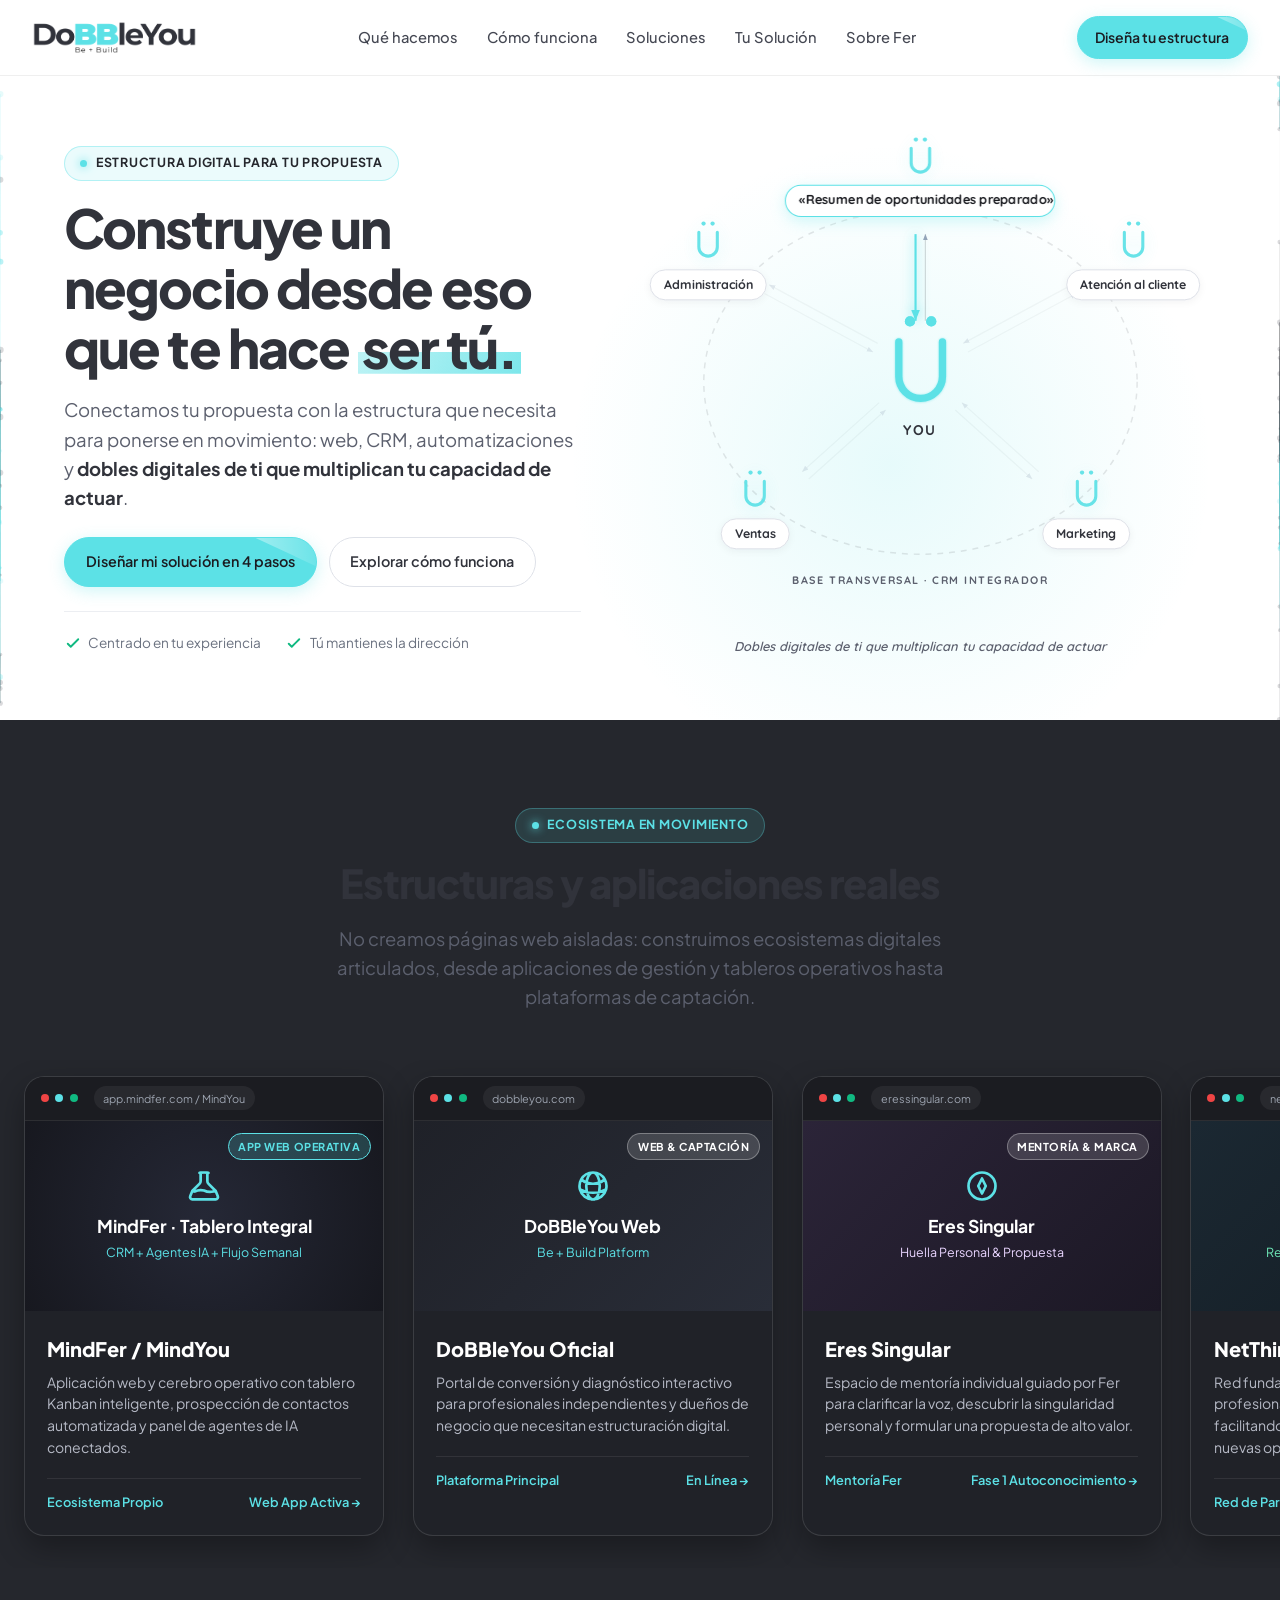
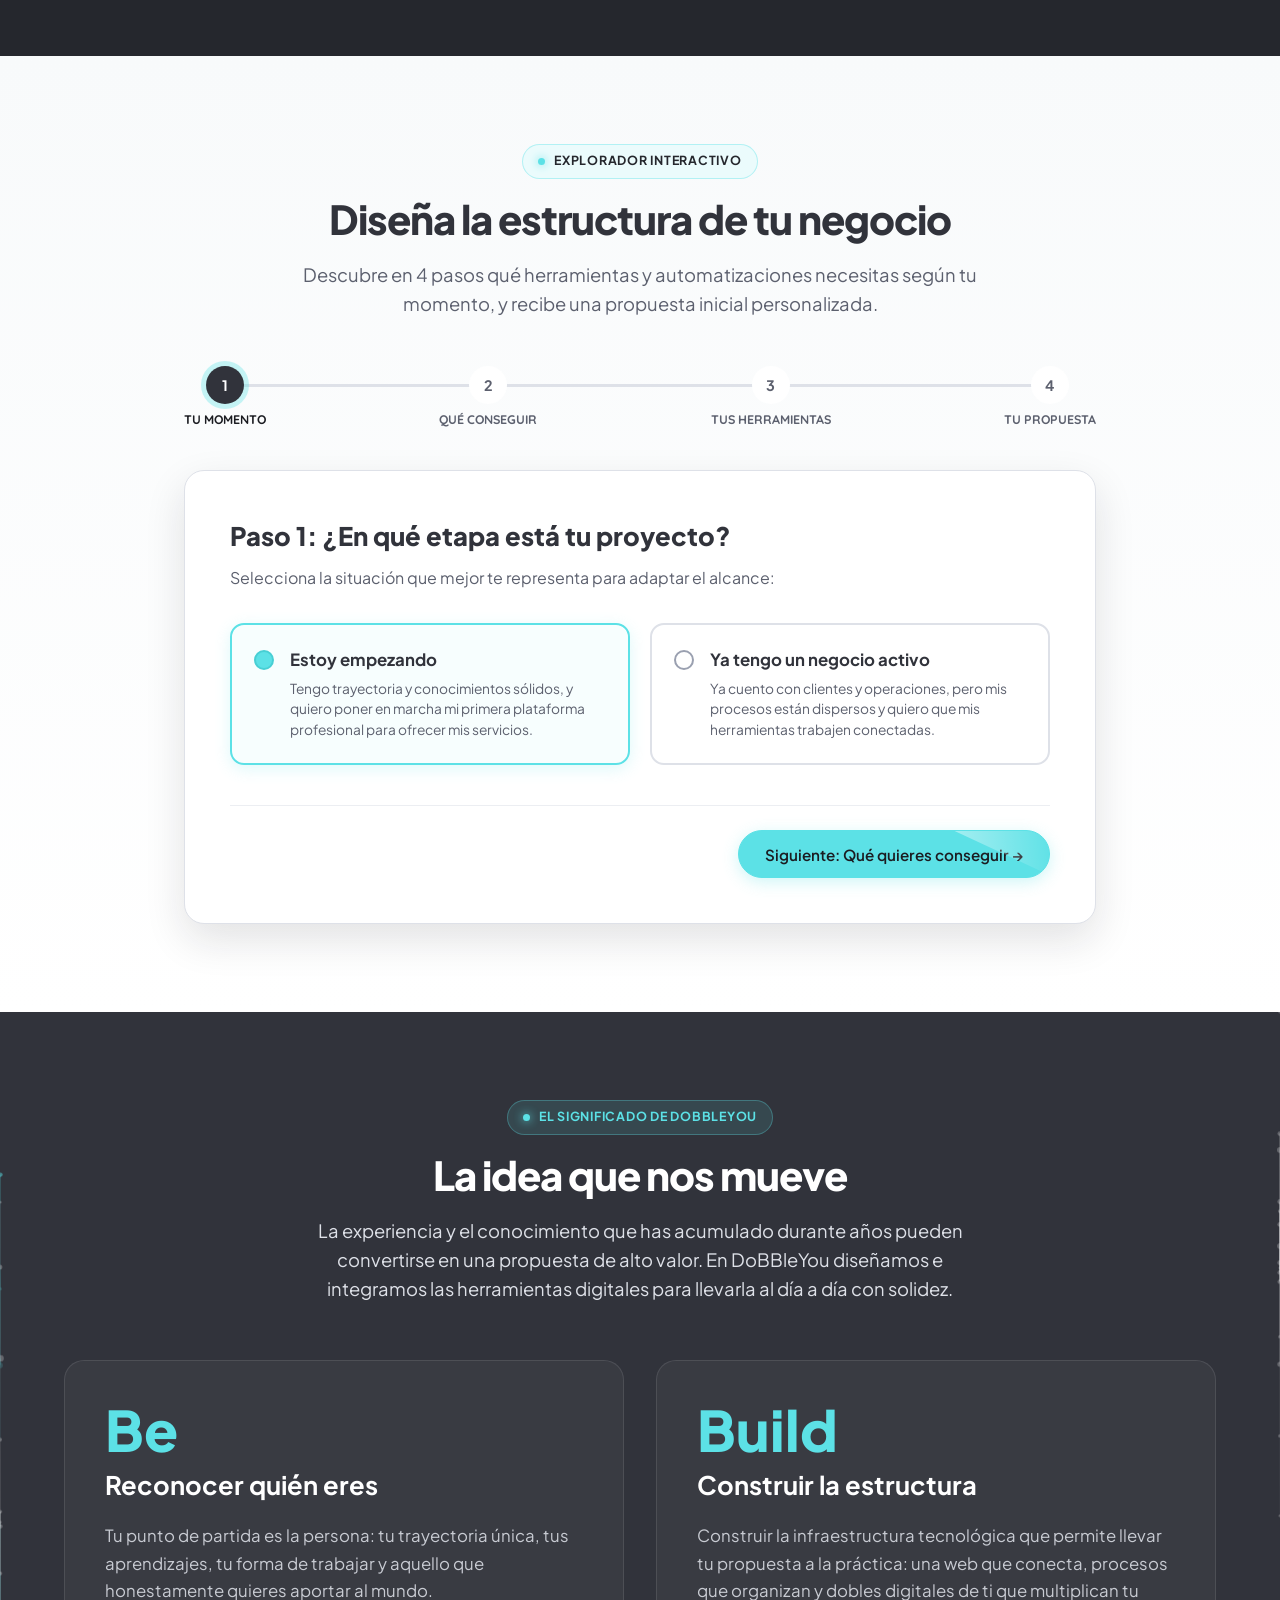
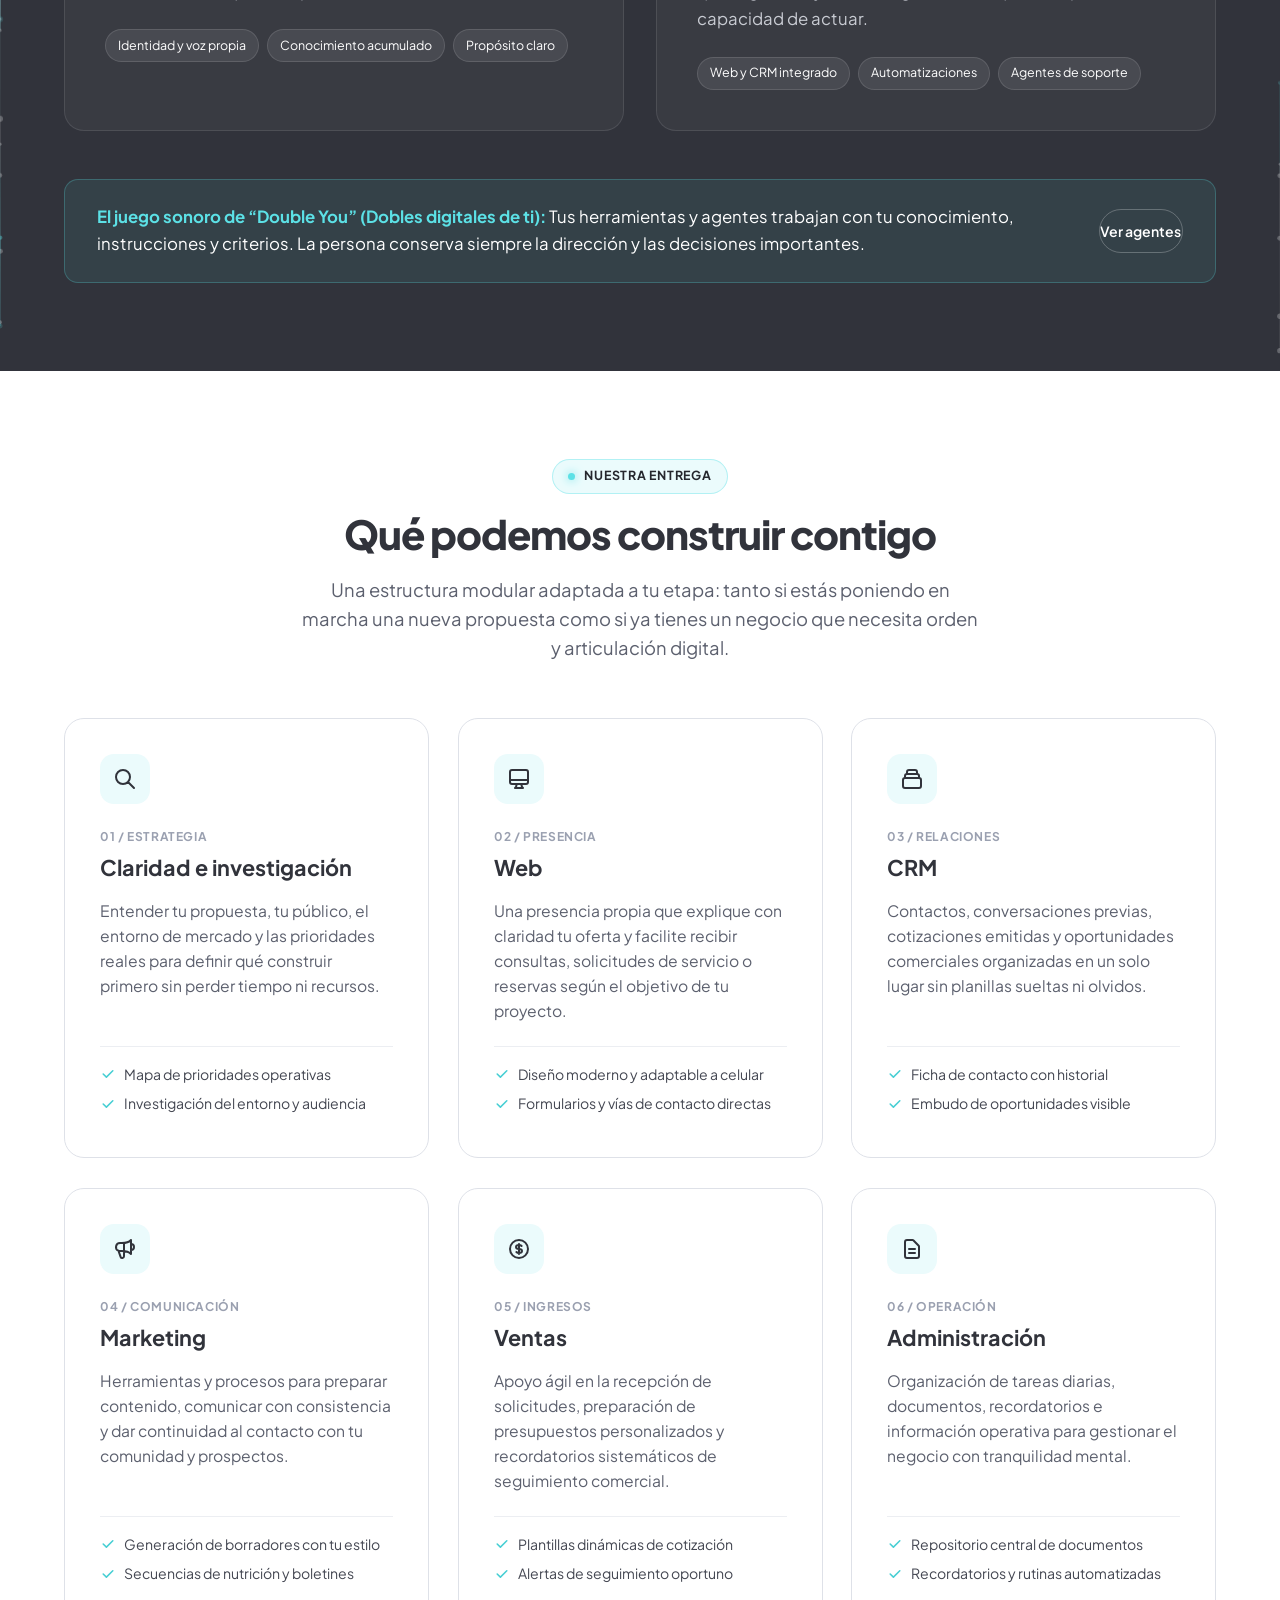
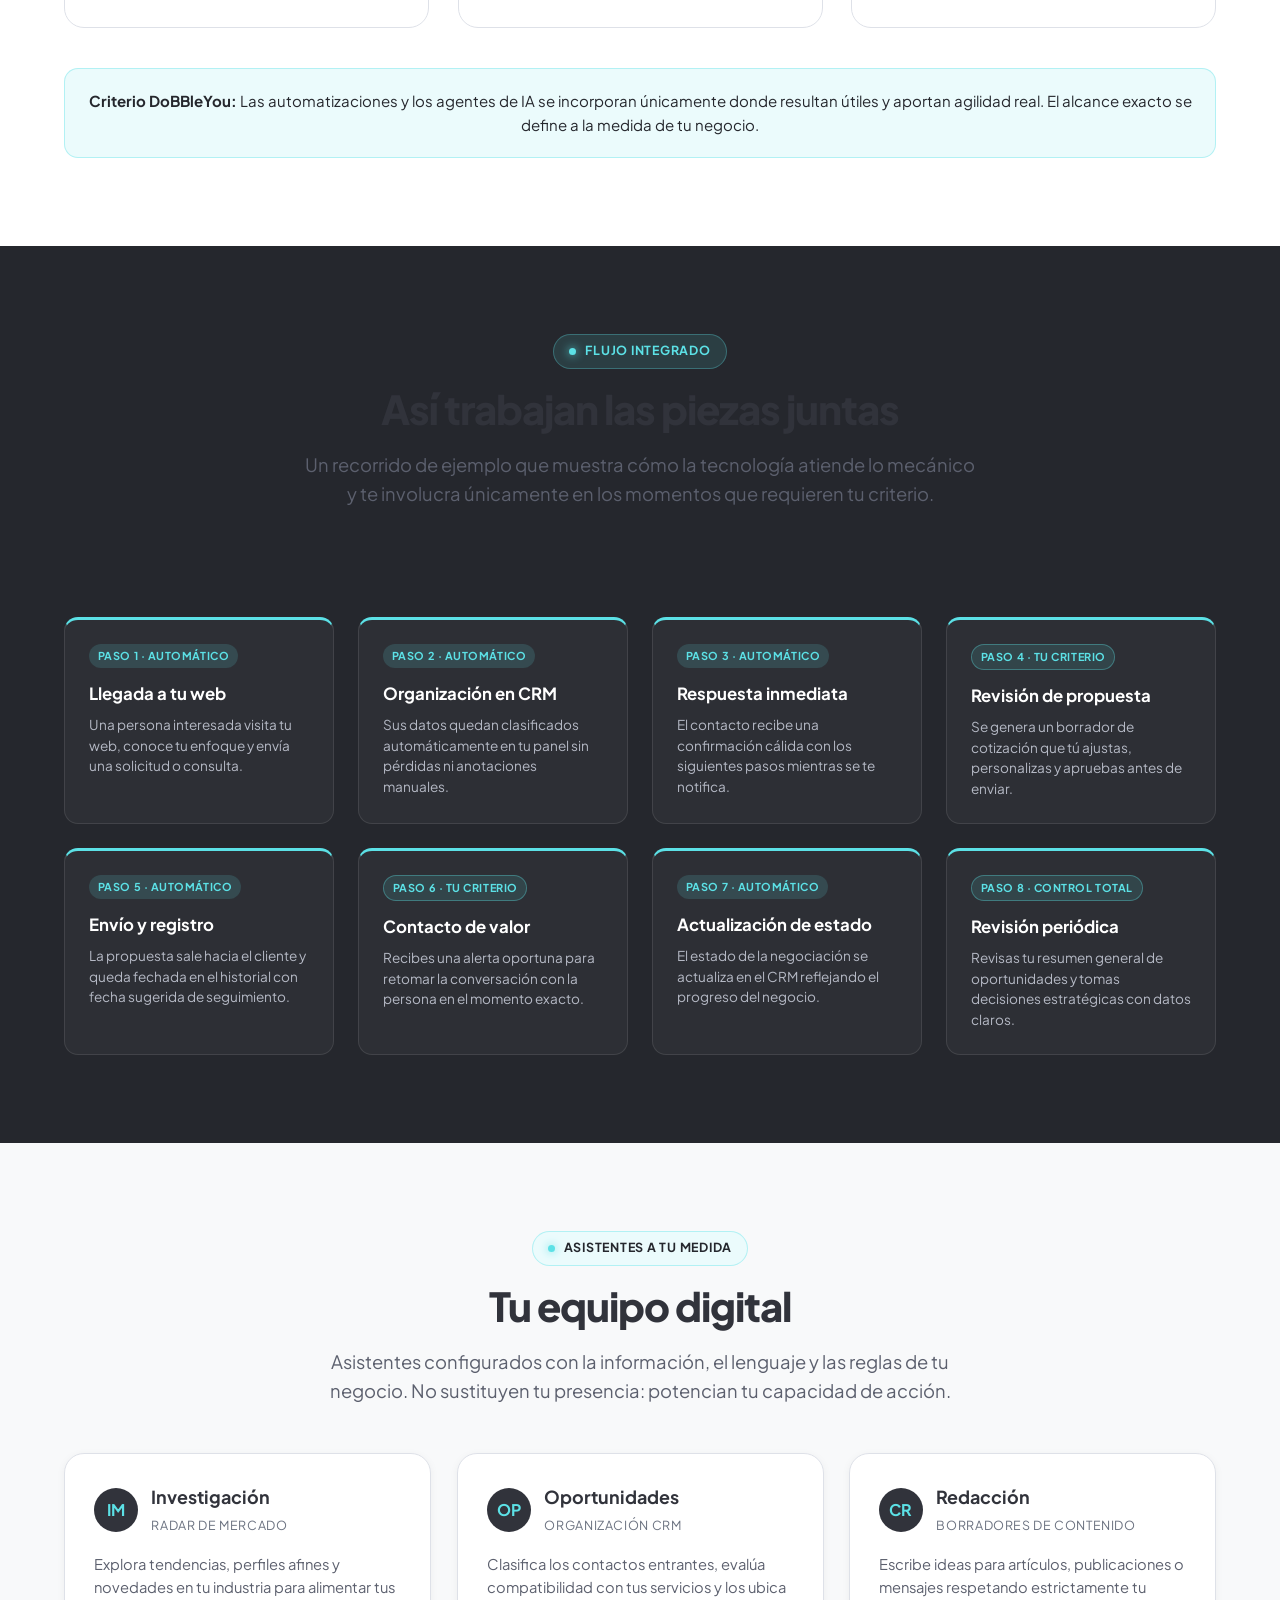
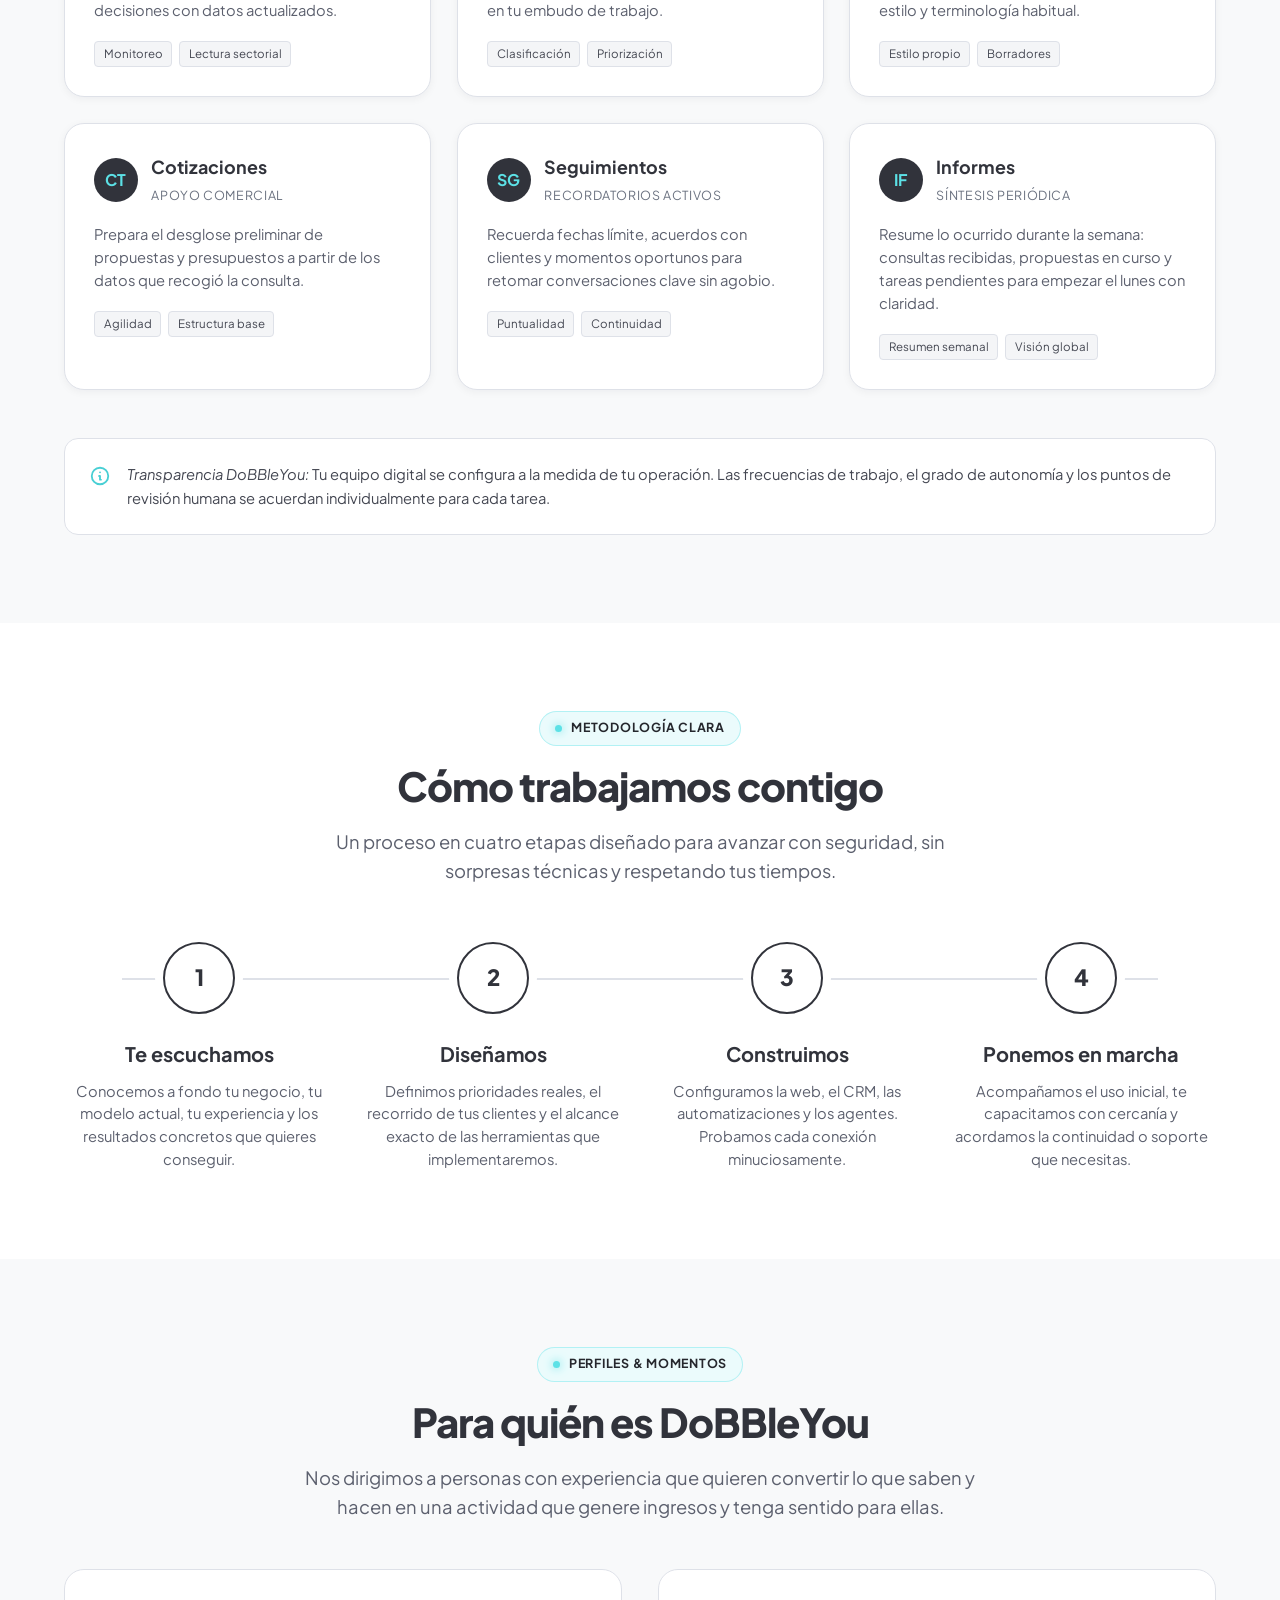
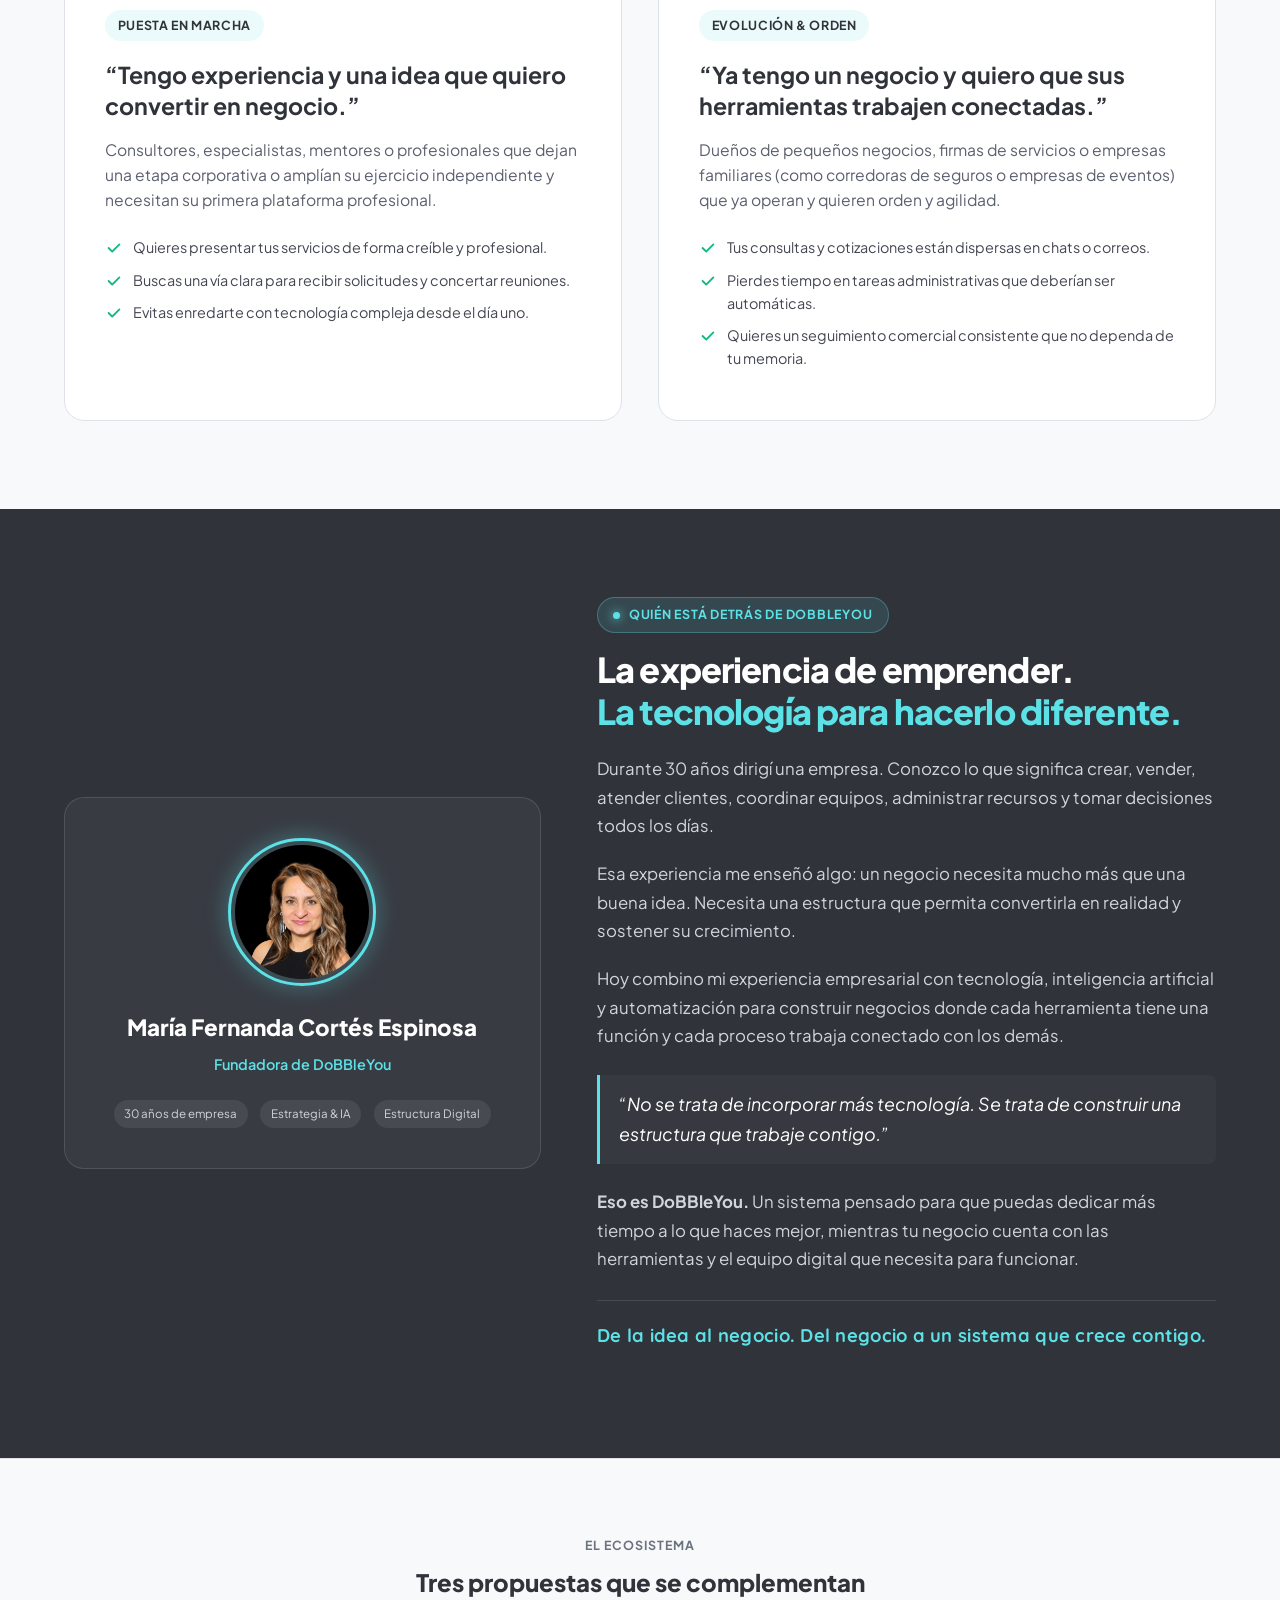
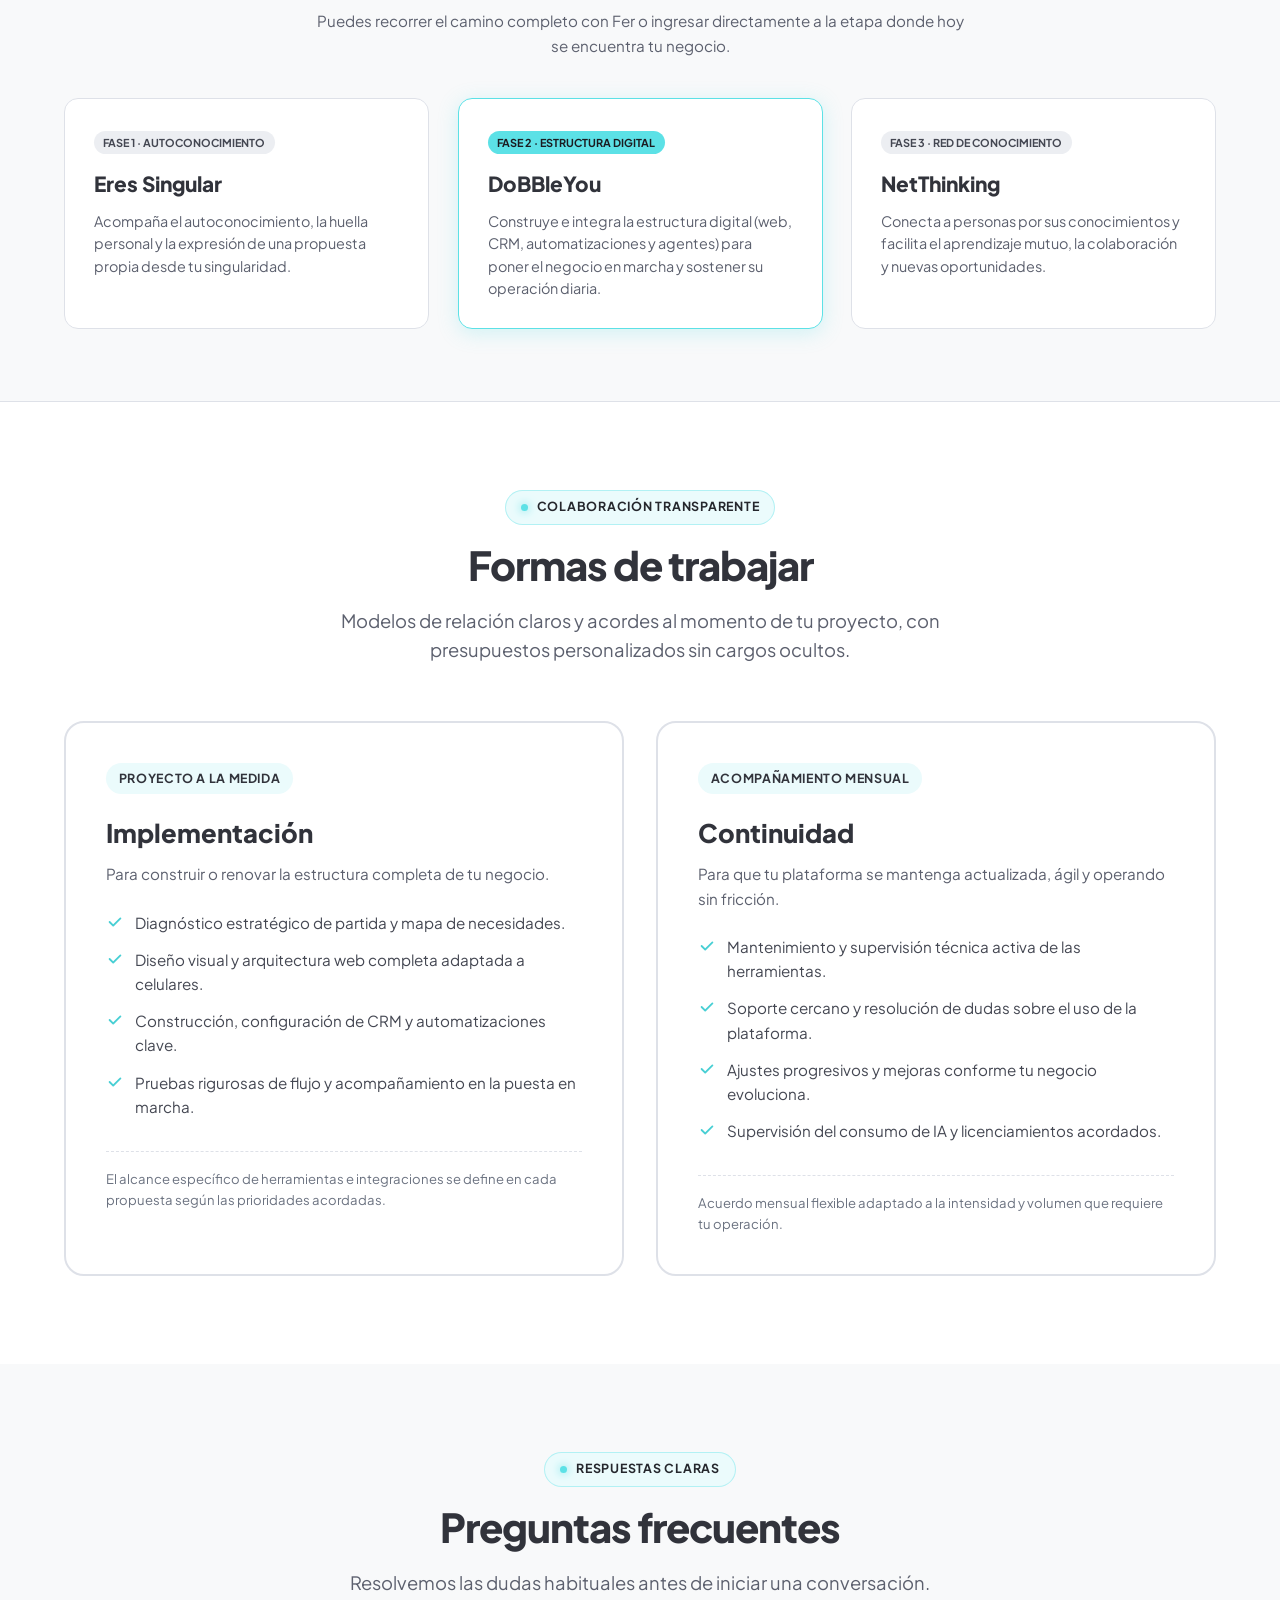
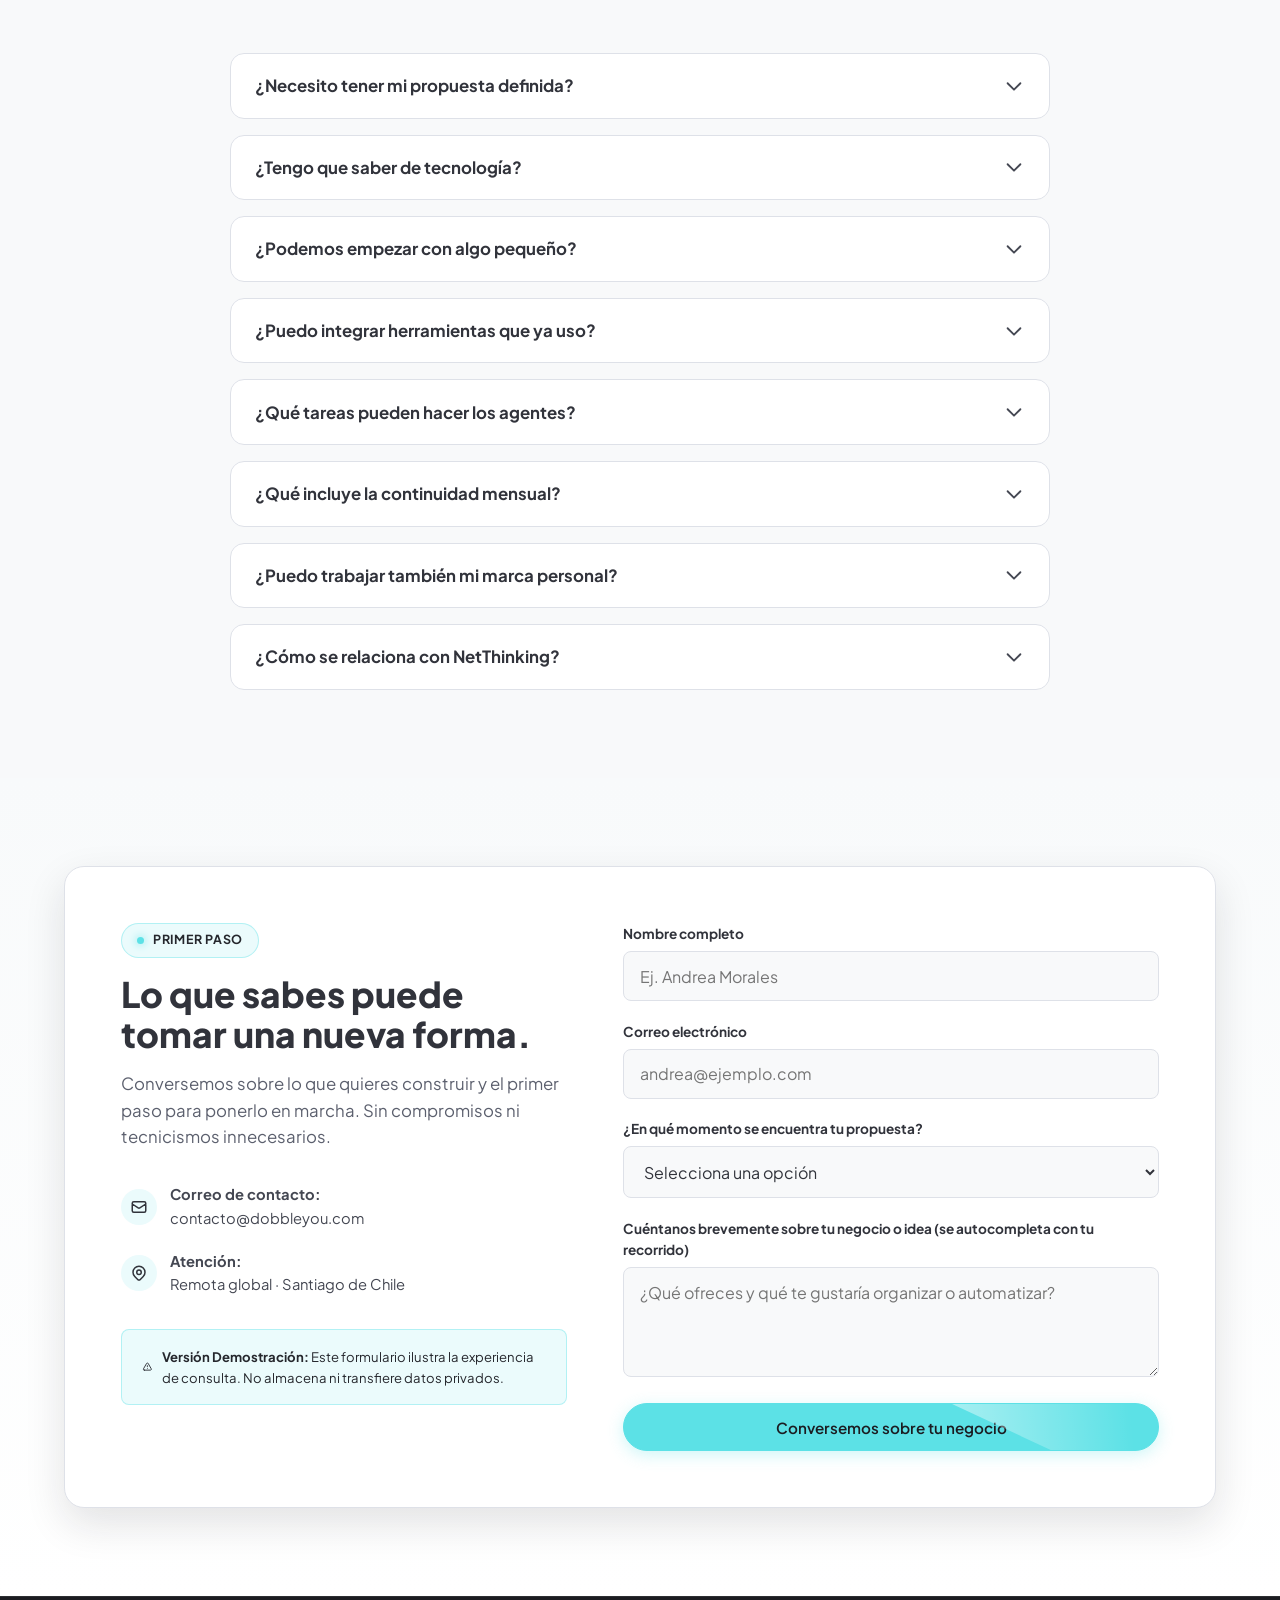
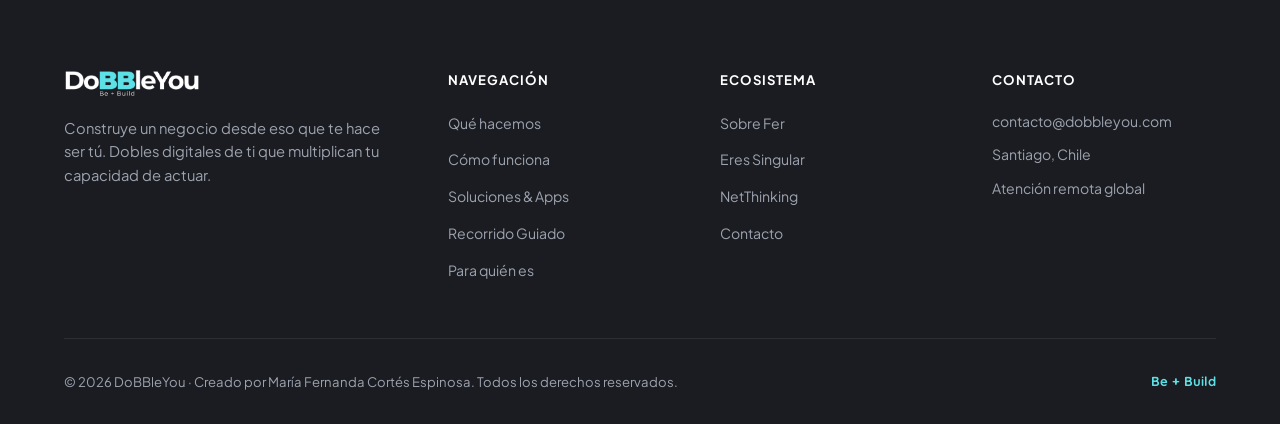
<file: index.html>
<!DOCTYPE html>
<html lang="es">
<head>
  <meta charset="UTF-8">
  <meta name="viewport" content="width=device-width, initial-scale=1.0">
  <title>DoBBleYou — Construye un negocio desde eso que te hace ser tú</title>
  <meta name="description" content="DoBBleYou integra estrategia, investigación, web, CRM, automatizaciones y agentes de inteligencia artificial para profesionales independientes y dueños de negocio.">
  <link rel="icon" type="image/svg+xml" href="assets/favicon.svg?v=2">
  <link rel="icon" type="image/png" sizes="32x32" href="assets/favicon.png?v=2">
  <link rel="icon" href="favicon.ico?v=2">
  <link rel="apple-touch-icon" href="assets/apple-touch-icon.png?v=2">
  <link rel="preconnect" href="https://fonts.googleapis.com">
  <link rel="preconnect" href="https://fonts.gstatic.com" crossorigin>
  <link href="https://fonts.googleapis.com/css2?family=Plus+Jakarta+Sans:wght@400;500;600;700;800&family=Quicksand:wght@500;600;700&display=swap" rel="stylesheet">
  <link rel="stylesheet" href="styles.css?v=10">
</head>
<body>

  <!-- ==================== A. CABECERA FLOTANTE TIPO VIRTTUX ==================== -->
  <header class="site-header">
    <div class="nav-wrap">
      <a href="#inicio" class="brand-logo-wrap" aria-label="DoBBleYou Inicio">
        <img src="assets/dobbleyou-logo-light-opt.png" alt="DoBBleYou — Be + Build" class="brand-logo-img">
      </a>

      <ul class="nav-links">
        <li><a href="#que-hacemos" class="nav-link">Qué hacemos</a></li>
        <li><a href="#como-funciona" class="nav-link">Cómo funciona</a></li>
        <li><a href="#ecosistema-apps" class="nav-link">Soluciones</a></li>
        <li><a href="#recorrido-guiado" class="nav-link">Tu Solución</a></li>
        <li><a href="#sobre-fer" class="nav-link">Sobre Fer</a></li>
      </ul>

      <div class="nav-actions">
        <a href="#recorrido-guiado" class="btn btn-primary btn-sm">Diseña tu estructura</a>
        <button class="mobile-toggle" id="mobileToggle" aria-label="Abrir menú" aria-expanded="false">
          <svg width="24" height="24" fill="none" stroke="currentColor" stroke-width="2" viewBox="0 0 24 24">
            <path stroke-linecap="round" stroke-linejoin="round" d="M4 6h16M4 12h16m-7 6h7"/>
          </svg>
        </button>
      </div>
    </div>
  </header>

  <div class="header-spacer"></div>

  <main>
    <!-- ==================== B. PORTADA (HERO) CON TRAMA TECNOLÓGICA & YOU ==================== -->
    <section class="hero-section" id="inicio">
      <!-- Living Tech Network Canvas (Trama de partículas interactivas) -->
      <canvas id="heroTechCanvas" class="tech-network-canvas"></canvas>

      <div class="container hero-grid">
        <div class="hero-content reveal-on-scroll is-visible">
          <div class="section-badge">
            <span class="section-badge-dot"></span>
            Estructura digital para tu propuesta
          </div>
          <h1 class="hero-title">
            Construye un negocio desde eso que te hace <span class="highlight-cyan">ser tú.</span>
          </h1>
          <p class="hero-lead">
            Conectamos tu propuesta con la estructura que necesita para ponerse en movimiento: web, CRM, automatizaciones y <strong>dobles digitales de ti que multiplican tu capacidad de actuar</strong>.
          </p>
          <div class="hero-cta-group">
            <a href="#recorrido-guiado" class="btn btn-primary">Diseñar mi solución en 4 pasos</a>
            <a href="#como-funciona" class="btn btn-secondary">Explorar cómo funciona</a>
          </div>
          <div class="hero-trust-bar">
            <div class="trust-item">
              <svg width="18" height="18" fill="none" stroke="currentColor" stroke-width="2.5" viewBox="0 0 24 24"><path stroke-linecap="round" stroke-linejoin="round" d="M5 13l4 4L19 7"/></svg>
              <span>Centrado en tu experiencia</span>
            </div>
            <div class="trust-item">
              <svg width="18" height="18" fill="none" stroke="currentColor" stroke-width="2.5" viewBox="0 0 24 24"><path stroke-linecap="round" stroke-linejoin="round" d="M5 13l4 4L19 7"/></svg>
              <span>Tú mantienes la dirección</span>
            </div>
          </div>
        </div>

        <!-- ==================== YOU Y SUS CINCO DOBLES DIGITALES (ESCENARIO ABIERTO) ==================== -->
        <div class="hero-you-stage reveal-on-scroll is-visible delay-1" id="heroYouStage">
          <!-- Red SVG: Conexiones de doble flecha opuesta (Encargo y Entrega) y Base Compartida Transversal del CRM -->
          <svg class="you-svg-network" viewBox="0 0 600 520">
            <defs>
              <!-- Flecha saliente: YOU -> Doble (Encargo) -->
              <marker id="arrowhead-out" markerWidth="6" markerHeight="6" refX="5" refY="3" orient="auto">
                <polygon points="0 1, 5 3, 0 5" fill="#5CE1E6" />
              </marker>
              <!-- Flecha entrante: Doble -> YOU (Entrega de resultado) -->
              <marker id="arrowhead-in" markerWidth="6" markerHeight="6" refX="5" refY="3" orient="auto">
                <polygon points="0 1, 5 3, 0 5" fill="#5CE1E6" />
              </marker>
              <marker id="arrowhead-dim" markerWidth="6" markerHeight="6" refX="5" refY="3" orient="auto">
                <polygon points="0 1, 5 3, 0 5" fill="#94A3B8" />
              </marker>
            </defs>

            <!-- CRM: Base compartida transversal discreta que reúne la información de las 5 áreas -->
            <ellipse cx="300" cy="270" rx="220" ry="175" class="crm-shared-base" />
            <text x="300" y="475" class="crm-badge-label">BASE TRANSVERSAL · CRM INTEGRADOR</text>

            <!-- 5 Pares de Líneas Finas Separadas con Flechas en Sentidos Opuestos -->
            <!-- 1. Investigación (Top) -->
            <!-- YOU -> Investigación (Encargo) -->
            <line x1="305.0" y1="208.0" x2="305.0" y2="120.0" class="you-flow-arrow flow-forward" id="arrow-out-investigacion" marker-end="url(#arrowhead-dim)" />
            <!-- Investigación -> YOU (Entrega) -->
            <line x1="295.0" y1="120.0" x2="295.0" y2="208.0" class="you-flow-arrow flow-backward" id="arrow-in-investigacion" marker-end="url(#arrowhead-dim)" />

            <!-- 2. Atención al Cliente (Top Right) -->
            <!-- YOU -> Atención (Encargo) -->
            <line x1="348.2" y1="239.7" x2="458.4" y2="180.3" class="you-flow-arrow flow-forward" id="arrow-out-atencion" marker-end="url(#arrowhead-dim)" />
            <!-- Atención -> YOU (Entrega) -->
            <line x1="453.6" y1="171.5" x2="343.4" y2="230.9" class="you-flow-arrow flow-backward" id="arrow-in-atencion" marker-end="url(#arrowhead-dim)" />

            <!-- 3. Marketing (Bottom Right) -->
            <!-- YOU -> Marketing (Encargo) -->
            <line x1="335.3" y1="298.5" x2="413.4" y2="368.6" class="you-flow-arrow flow-forward" id="arrow-out-marketing" marker-end="url(#arrowhead-dim)" />
            <!-- Marketing -> YOU (Entrega) -->
            <line x1="420.1" y1="361.2" x2="342.0" y2="291.1" class="you-flow-arrow flow-backward" id="arrow-in-marketing" marker-end="url(#arrowhead-dim)" />

            <!-- 4. Ventas (Bottom Left) -->
            <!-- YOU -> Ventas (Encargo) -->
            <line x1="258.0" y1="291.1" x2="179.9" y2="361.2" class="you-flow-arrow flow-forward" id="arrow-out-ventas" marker-end="url(#arrowhead-dim)" />
            <!-- Ventas -> YOU (Entrega) -->
            <line x1="186.6" y1="368.6" x2="264.7" y2="298.5" class="you-flow-arrow flow-backward" id="arrow-in-ventas" marker-end="url(#arrowhead-dim)" />

            <!-- 5. Administración (Top Left) -->
            <!-- YOU -> Administración (Encargo) -->
            <line x1="256.6" y1="230.9" x2="146.4" y2="171.5" class="you-flow-arrow flow-forward" id="arrow-out-admin" marker-end="url(#arrowhead-dim)" />
            <!-- Administración -> YOU (Entrega) -->
            <line x1="141.6" y1="180.3" x2="251.8" y2="239.7" class="you-flow-arrow flow-backward" id="arrow-in-admin" marker-end="url(#arrowhead-dim)" />
          </svg>

          <!-- YOU Central: Con Carita Ü grande y animación facial suave (parpadeos y sonrisa) -->
          <div class="you-central-figure" id="youCentralFigure" title="YOU: El núcleo de tu negocio">
            <div class="you-central-glow"></div>
            
            <svg class="you-central-svg" viewBox="0 0 1024 1024" fill="none" xmlns="http://www.w3.org/2000/svg">
              <!-- Ojos (Animación de parpadeo suave) -->
              <circle cx="423.5" cy="175.5" r="46" class="you-eye" id="youEyeLeft" />
              <circle cx="616" cy="175.5" r="46" class="you-eye" id="youEyeRight" />
              <!-- Sonrisa Ü -->
              <path d="M 323 361 L 323 673 A 197 197 0 0 0 717 673 L 717 361" class="you-mouth" id="youMouth" />
            </svg>
            <span class="you-label">YOU</span>
          </div>

          <!-- LOS CINCO DOBLES DIGITALES (Estáticos tras emerger de YOU) -->
          <!-- 1. Investigación -->
          <div class="double-figure pos-investigacion" id="doubleInvestigacion">
            <svg class="double-u-svg" viewBox="0 0 1024 1024" fill="none">
              <circle cx="423.5" cy="175.5" r="46" fill="#5CE1E6" />
              <circle cx="616" cy="175.5" r="46" fill="#5CE1E6" />
              <path d="M 323 361 L 323 673 A 197 197 0 0 0 717 673 L 717 361" stroke="#5CE1E6" stroke-width="66" stroke-linecap="round" stroke-linejoin="round" />
            </svg>
            <span class="double-badge">Investigación</span>
          </div>

          <!-- 2. Atención al Cliente -->
          <div class="double-figure pos-atencion" id="doubleAtencion">
            <svg class="double-u-svg" viewBox="0 0 1024 1024" fill="none">
              <circle cx="423.5" cy="175.5" r="46" fill="#5CE1E6" />
              <circle cx="616" cy="175.5" r="46" fill="#5CE1E6" />
              <path d="M 323 361 L 323 673 A 197 197 0 0 0 717 673 L 717 361" stroke="#5CE1E6" stroke-width="66" stroke-linecap="round" stroke-linejoin="round" />
            </svg>
            <span class="double-badge">Atención al cliente</span>
          </div>

          <!-- 3. Marketing -->
          <div class="double-figure pos-marketing" id="doubleMarketing">
            <svg class="double-u-svg" viewBox="0 0 1024 1024" fill="none">
              <circle cx="423.5" cy="175.5" r="46" fill="#5CE1E6" />
              <circle cx="616" cy="175.5" r="46" fill="#5CE1E6" />
              <path d="M 323 361 L 323 673 A 197 197 0 0 0 717 673 L 717 361" stroke="#5CE1E6" stroke-width="66" stroke-linecap="round" stroke-linejoin="round" />
            </svg>
            <span class="double-badge">Marketing</span>
          </div>

          <!-- 4. Ventas -->
          <div class="double-figure pos-ventas" id="doubleVentas">
            <svg class="double-u-svg" viewBox="0 0 1024 1024" fill="none">
              <circle cx="423.5" cy="175.5" r="46" fill="#5CE1E6" />
              <circle cx="616" cy="175.5" r="46" fill="#5CE1E6" />
              <path d="M 323 361 L 323 673 A 197 197 0 0 0 717 673 L 717 361" stroke="#5CE1E6" stroke-width="66" stroke-linecap="round" stroke-linejoin="round" />
            </svg>
            <span class="double-badge">Ventas</span>
          </div>

          <!-- 5. Administración -->
          <div class="double-figure pos-admin" id="doubleAdmin">
            <svg class="double-u-svg" viewBox="0 0 1024 1024" fill="none">
              <circle cx="423.5" cy="175.5" r="46" fill="#5CE1E6" />
              <circle cx="616" cy="175.5" r="46" fill="#5CE1E6" />
              <path d="M 323 361 L 323 673 A 197 197 0 0 0 717 673 L 717 361" stroke="#5CE1E6" stroke-width="66" stroke-linecap="round" stroke-linejoin="round" />
            </svg>
            <span class="double-badge">Administración</span>
          </div>

          <!-- Burbuja de Actividad Dinámica (Una función a la vez con resultado breve) -->
          <div class="activity-result-bubble" id="activityBubble">
            <div class="bubble-icon" id="bubbleIcon"><svg width="18" height="18" fill="none" stroke="#31333B" stroke-width="2" viewBox="0 0 24 24"><path stroke-linecap="round" stroke-linejoin="round" d="M13 10V3L4 14h7v7l9-11h-7z"/></svg></div>
            <div class="bubble-content">
              <span class="bubble-role" id="bubbleRole">Función</span>
              <span class="bubble-text" id="bubbleText">Resultado breve</span>
            </div>
          </div>

          <!-- Caja de Aprobación Human In The Loop (Demostración Interactiva) -->
          <div class="activity-result-bubble approval-box" id="hitlApprovalBox">
            <div class="bubble-icon" style="background: var(--color-cyan-light); color: var(--color-charcoal);"><svg width="18" height="18" fill="none" stroke="#31333B" stroke-width="2" viewBox="0 0 24 24"><path stroke-linecap="round" stroke-linejoin="round" d="M16 7a4 4 0 11-8 0 4 4 0 018 0zM12 14a7 7 0 00-7 7h14a7 7 0 00-7-7z"/></svg></div>
            <div class="bubble-content">
              <span class="hitl-status-text">Human in the loop</span>
              <div style="font-weight: 700; color: #1F2937; margin: 2px 0 6px;">Pendiente de tu aprobación</div>
              <button class="btn-approve" id="btnApproveAction">Aprobar propuesta <svg width="14" height="14" viewBox="0 0 24 24" fill="none" stroke="currentColor" stroke-width="2.5" stroke-linecap="round" stroke-linejoin="round" style="display:inline; vertical-align:middle; margin-left:3px;"><polyline points="20 6 9 17 4 12"></polyline></svg></button>
            </div>
          </div>

          <!-- Leyenda inferior de la composición -->
          <div class="hero-stage-caption">
            <em>Dobles digitales de ti que multiplican tu capacidad de actuar</em>
          </div>
        </div>
      </div>
    </section>

    <!-- ==================== B12-STYLE APP & PLATFORM SHOWCASE ==================== -->
    <section class="showcase-section" id="ecosistema-apps">
      <div class="container">
        <div class="showcase-header reveal-on-scroll">
          <div class="section-badge dark">
            <span class="section-badge-dot"></span>
            Ecosistema en Movimiento
          </div>
          <h2 class="section-title">Estructuras y aplicaciones reales</h2>
          <p class="section-subtitle centered">
            No creamos páginas web aisladas: construimos ecosistemas digitales articulados, desde aplicaciones de gestión y tableros operativos hasta plataformas de captación.
          </p>
        </div>
      </div>

      <div class="showcase-track-wrapper" id="showcaseSlider">
        <div class="showcase-track">
          <!-- Card 1: MindFer / MindYou App -->
          <div class="showcase-card">
            <div class="showcase-card-browser-bar">
              <span class="browser-dot dot-red"></span>
              <span class="browser-dot dot-yellow"></span>
              <span class="browser-dot dot-green"></span>
              <span class="browser-url-pill">app.mindfer.com / MindYou</span>
            </div>
            <div class="showcase-card-preview" style="background: radial-gradient(circle, #252836 0%, #17181F 100%);">
              <span class="showcase-badge-pill badge-app">App Web Operativa</span>
              <div style="display:flex; justify-content:center; margin-bottom: 0.5rem;"><svg width="36" height="36" fill="none" stroke="#5CE1E6" stroke-width="1.8" viewBox="0 0 24 24"><path stroke-linecap="round" stroke-linejoin="round" d="M9.75 3.104v5.714a2.25 2.25 0 01-.659 1.591L5 14.5M9.75 3.104c-.251.023-.501.05-.75.082m.75-.082a24.301 24.301 0 014.5 0m0 0v5.714c0 .597.237 1.17.659 1.591L19.8 15.3M14.25 3.104c.251.023.501.05.75.082M19.8 15.3l-1.57.393A9.065 9.065 0 0112 15a9.065 9.065 0 00-6.23.693l-1.57-.393m15.6 0l1.4 3.5a1.5 1.5 0 01-1.393 2.057H4.193A1.5 1.5 0 012.8 18.8l1.4-3.5"/></svg></div>
              <strong style="color: #FFFFFF; font-size: 1.1rem;">MindFer · Tablero Integral</strong>
              <span style="font-size: 0.78rem; color: var(--color-cyan); margin-top: 0.2rem;">CRM + Agentes IA + Flujo Semanal</span>
            </div>
            <div class="showcase-card-info">
              <h3 class="showcase-card-title">MindFer / MindYou</h3>
              <p class="showcase-card-desc">
                Aplicación web y cerebro operativo con tablero Kanban inteligente, prospección de contactos automatizada y panel de agentes de IA conectados.
              </p>
              <div class="showcase-card-footer">
                <span>Ecosistema Propio</span>
                <span>Web App Activa →</span>
              </div>
            </div>
          </div>

          <!-- Card 2: DoBBleYou Web -->
          <div class="showcase-card">
            <div class="showcase-card-browser-bar">
              <span class="browser-dot dot-red"></span>
              <span class="browser-dot dot-yellow"></span>
              <span class="browser-dot dot-green"></span>
              <span class="browser-url-pill">dobbleyou.com</span>
            </div>
            <div class="showcase-card-preview" style="background: linear-gradient(135deg, #1f2128 0%, #292d38 100%);">
              <span class="showcase-badge-pill badge-web">Web & Captación</span>
              <div style="display:flex; justify-content:center; margin-bottom: 0.5rem;"><svg width="36" height="36" fill="none" stroke="#5CE1E6" stroke-width="1.8" viewBox="0 0 24 24"><path stroke-linecap="round" stroke-linejoin="round" d="M12 21a9.004 9.004 0 008.716-6.747M12 21a9.004 9.004 0 01-8.716-6.747M12 21c2.485 0 4.5-4.03 4.5-9S14.485 3 12 3m0 18c-2.485 0-4.5-4.03-4.5-9S9.515 3 12 3m0 0a8.997 8.997 0 017.843 4.582M12 3a8.997 8.997 0 00-7.843 4.582m15.686 0A11.953 11.953 0 0112 10.5c-2.998 0-5.74-1.1-7.843-2.918m15.686 0A8.959 8.959 0 0121 12c0 .778-.099 1.533-.284 2.253m0 0A17.919 17.919 0 0112 16.5c-3.162 0-6.133-.815-8.716-2.247m0 0A9.015 9.015 0 013 12c0-1.605.42-3.113 1.157-4.418"/></svg></div>
              <strong style="color: #FFFFFF; font-size: 1.1rem;">DoBBleYou Web</strong>
              <span style="font-size: 0.78rem; color: var(--color-cyan); margin-top: 0.2rem;">Be + Build Platform</span>
            </div>
            <div class="showcase-card-info">
              <h3 class="showcase-card-title">DoBBleYou Oficial</h3>
              <p class="showcase-card-desc">
                Portal de conversión y diagnóstico interactivo para profesionales independientes y dueños de negocio que necesitan estructuración digital.
              </p>
              <div class="showcase-card-footer">
                <span>Plataforma Principal</span>
                <span>En Línea →</span>
              </div>
            </div>
          </div>

          <!-- Card 3: Eres Singular -->
          <div class="showcase-card">
            <div class="showcase-card-browser-bar">
              <span class="browser-dot dot-red"></span>
              <span class="browser-dot dot-yellow"></span>
              <span class="browser-dot dot-green"></span>
              <span class="browser-url-pill">eressingular.com</span>
            </div>
            <div class="showcase-card-preview" style="background: linear-gradient(135deg, #2b2438 0%, #1c1825 100%);">
              <span class="showcase-badge-pill badge-web">Mentoría & Marca</span>
              <div style="display:flex; justify-content:center; margin-bottom: 0.5rem;"><svg width="36" height="36" fill="none" stroke="#5CE1E6" stroke-width="1.8" viewBox="0 0 24 24"><circle cx="12" cy="12" r="9" stroke-linecap="round" stroke-linejoin="round"/><polygon points="12 7 14.5 12 12 17 9.5 12 12 7" stroke-linecap="round" stroke-linejoin="round"/></svg></div>
              <strong style="color: #FFFFFF; font-size: 1.1rem;">Eres Singular</strong>
              <span style="font-size: 0.78rem; color: #E9D5FF; margin-top: 0.2rem;">Huella Personal & Propuesta</span>
            </div>
            <div class="showcase-card-info">
              <h3 class="showcase-card-title">Eres Singular</h3>
              <p class="showcase-card-desc">
                Espacio de mentoría individual guiado por Fer para clarificar la voz, descubrir la singularidad personal y formular una propuesta de alto valor.
              </p>
              <div class="showcase-card-footer">
                <span>Mentoría Fer</span>
                <span>Fase 1 Autoconocimiento →</span>
              </div>
            </div>
          </div>

          <!-- Card 4: NetThinking -->
          <div class="showcase-card">
            <div class="showcase-card-browser-bar">
              <span class="browser-dot dot-red"></span>
              <span class="browser-dot dot-yellow"></span>
              <span class="browser-dot dot-green"></span>
              <span class="browser-url-pill">netthinking.cl</span>
            </div>
            <div class="showcase-card-preview" style="background: linear-gradient(135deg, #1b2832 0%, #131c23 100%);">
              <span class="showcase-badge-pill badge-web">Comunidad & Red</span>
              <div style="display:flex; justify-content:center; margin-bottom: 0.5rem;"><svg width="36" height="36" fill="none" stroke="#5CE1E6" stroke-width="1.8" viewBox="0 0 24 24"><circle cx="6" cy="6" r="3"/><circle cx="18" cy="6" r="3"/><circle cx="12" cy="18" r="3"/><path stroke-linecap="round" stroke-linejoin="round" d="M8.5 7.5L10 15m4-7.5L14 15m-5.5-9h7"/></svg></div>
              <strong style="color: #FFFFFF; font-size: 1.1rem;">NetThinking</strong>
              <span style="font-size: 0.78rem; color: #6EE7B7; margin-top: 0.2rem;">Red de Conocimiento Colaborativo</span>
            </div>
            <div class="showcase-card-info">
              <h3 class="showcase-card-title">NetThinking</h3>
              <p class="showcase-card-desc">
                Red fundada por Fer que conecta a profesionales por sus conocimientos, facilitando aprendizaje colectivo, sinergias y nuevas oportunidades.
              </p>
              <div class="showcase-card-footer">
                <span>Red de Pares</span>
                <span>Fase 3 Aprendizaje →</span>
              </div>
            </div>
          </div>
        </div>
      </div>
    </section>

    <!-- ==================== SQUARESPACE-STYLE 4-STEP GUIDED BUILDER ==================== -->
    <section class="builder-section" id="recorrido-guiado">
      <div class="container builder-container">
        <div class="reveal-on-scroll" style="text-align: center; max-width: 700px; margin: 0 auto 3rem;">
          <div class="section-badge">
            <span class="section-badge-dot"></span>
            Explorador Interactivo
          </div>
          <h2 class="section-title">Diseña la estructura de tu negocio</h2>
          <p class="section-subtitle centered">
            Descubre en 4 pasos qué herramientas y automatizaciones necesitas según tu momento, y recibe una propuesta inicial personalizada.
          </p>
        </div>

        <!-- Progress Steps Bar -->
        <div class="builder-progress-bar-wrap">
          <div class="builder-progress-line" id="builderProgressLine"></div>
          
          <div class="builder-step-indicator active" data-step="1">
            <div class="builder-step-circle">1</div>
            <span class="builder-step-label">Tu Momento</span>
          </div>
          
          <div class="builder-step-indicator" data-step="2">
            <div class="builder-step-circle">2</div>
            <span class="builder-step-label">Qué Conseguir</span>
          </div>

          <div class="builder-step-indicator" data-step="3">
            <div class="builder-step-circle">3</div>
            <span class="builder-step-label">Tus Herramientas</span>
          </div>

          <div class="builder-step-indicator" data-step="4">
            <div class="builder-step-circle">4</div>
            <span class="builder-step-label">Tu Propuesta</span>
          </div>
        </div>

        <!-- Builder Step Box -->
        <div class="builder-step-box">
          <!-- STEP 1: TU MOMENTO -->
          <div class="builder-step-panel" data-step="1">
            <h3 class="builder-step-title">Paso 1: ¿En qué etapa está tu proyecto?</h3>
            <p class="builder-step-subtitle">Selecciona la situación que mejor te representa para adaptar el alcance:</p>

            <div class="builder-options-grid">
              <div class="builder-option-card builder-option-radio selected" data-val="empezando" data-title="Tengo experiencia y quiero poner en marcha mi negocio propio">
                <div class="builder-radio-circle"></div>
                <div class="builder-option-content">
                  <h4>Estoy empezando</h4>
                  <p>Tengo trayectoria y conocimientos sólidos, y quiero poner en marcha mi primera plataforma profesional para ofrecer mis servicios.</p>
                </div>
              </div>

              <div class="builder-option-card builder-option-radio" data-val="negocio-activo" data-title="Ya tengo un negocio activo y quiero conectar y ordenar sus herramientas">
                <div class="builder-radio-circle"></div>
                <div class="builder-option-content">
                  <h4>Ya tengo un negocio activo</h4>
                  <p>Ya cuento con clientes y operaciones, pero mis procesos están dispersos y quiero que mis herramientas trabajen conectadas.</p>
                </div>
              </div>
            </div>

            <div class="builder-navigation-buttons" style="justify-content: flex-end;">
              <button class="btn btn-primary" data-builder-next="2">Siguiente: Qué quieres conseguir →</button>
            </div>
          </div>

          <!-- STEP 2: QUÉ QUIERES CONSEGUIR -->
          <div class="builder-step-panel" data-step="2" style="display: none;">
            <h3 class="builder-step-title">Paso 2: ¿Qué resultados buscas facilitar?</h3>
            <p class="builder-step-subtitle">Elige una o más prioridades para tu operación:</p>

            <div class="builder-options-grid">
              <div class="builder-option-card builder-option-check selected" data-type="objetivo" data-title="Recibir consultas calificadas">
                <div class="builder-radio-circle"></div>
                <div class="builder-option-content">
                  <h4>Recibir consultas calificadas</h4>
                  <p>Tener una web clara con formularios orientados a recibir solicitudes directas y profesionales.</p>
                </div>
              </div>

              <div class="builder-option-card builder-option-check selected" data-type="objetivo" data-title="Organizar contactos en un CRM">
                <div class="builder-radio-circle"></div>
                <div class="builder-option-content">
                  <h4>Organizar contactos y clientes</h4>
                  <p>Un CRM ordenado donde registrar conversaciones, propuestas y el historial de cada persona.</p>
                </div>
              </div>

              <div class="builder-option-card builder-option-check" data-type="objetivo" data-title="Dar seguimiento comercial puntual">
                <div class="builder-radio-circle"></div>
                <div class="builder-option-content">
                  <h4>Dar seguimiento comercial oportuno</h4>
                  <p>Alertas y recordatorios para retomar cotizaciones enviadas en el momento justo sin olvidos.</p>
                </div>
              </div>

              <div class="builder-option-card builder-option-check" data-type="objetivo" data-title="Automatizar tareas repetitivas y contenidos">
                <div class="builder-radio-circle"></div>
                <div class="builder-option-content">
                  <h4>Automatizaciones y Asistentes IA</h4>
                  <p>Delegar en agentes la investigación, borradores de correos y la preparación de presupuestos base.</p>
                </div>
              </div>
            </div>

            <div class="builder-navigation-buttons">
              <button class="btn btn-secondary" data-builder-prev="1">← Volver al Paso 1</button>
              <button class="btn btn-primary" data-builder-next="3">Siguiente: Tus herramientas actuales →</button>
            </div>
          </div>

          <!-- STEP 3: CÓMO TRABAJAS HOY -->
          <div class="builder-step-panel" data-step="3" style="display: none;">
            <h3 class="builder-step-title">Paso 3: ¿Con qué herramientas cuentas hoy?</h3>
            <p class="builder-step-subtitle">Marcaremos las plataformas que ya utilizas para integrarlas sin reinventar la rueda:</p>

            <div class="builder-options-grid">
              <div class="builder-option-card builder-option-check selected" data-type="herramienta" data-title="Google Workspace / Gmail">
                <div class="builder-radio-circle"></div>
                <div class="builder-option-content">
                  <h4>Google Workspace / Gmail</h4>
                  <p>Para correo, almacenamiento de documentos y calendario de reuniones.</p>
                </div>
              </div>

              <div class="builder-option-card builder-option-check selected" data-type="herramienta" data-title="WhatsApp">
                <div class="builder-radio-circle"></div>
                <div class="builder-option-content">
                  <h4>WhatsApp</h4>
                  <p>Para comunicación directa, recepción de consultas y avisos instantáneos.</p>
                </div>
              </div>

              <div class="builder-option-card builder-option-check" data-type="herramienta" data-title="Redes Sociales / LinkedIn">
                <div class="builder-radio-circle"></div>
                <div class="builder-option-content">
                  <h4>LinkedIn o Redes Sociales</h4>
                  <p>Para prospección activa, contenido profesional y captación de clientes.</p>
                </div>
              </div>

              <div class="builder-option-card builder-option-check" data-type="herramienta" data-title="Planillas Excel / Notion">
                <div class="builder-radio-circle"></div>
                <div class="builder-option-content">
                  <h4>Excel, Sheets o Notion</h4>
                  <p>Para registrar listas y datos que hoy necesitan consolidarse en un CRM.</p>
                </div>
              </div>
            </div>

            <div class="builder-navigation-buttons">
              <button class="btn btn-secondary" data-builder-prev="2">← Volver al Paso 2</button>
              <button class="btn btn-primary" data-builder-next="4">Generar mi propuesta personalizada →</button>
            </div>
          </div>

          <!-- STEP 4: TU PUNTO DE PARTIDA Y SIMULACIÓN -->
          <div class="builder-step-panel" data-step="4" style="display: none;">
            <h3 class="builder-step-title">Paso 4: Tu punto de partida DoBBleYou</h3>
            <p class="builder-step-subtitle">Así se articulan tus piezas según tus elecciones:</p>

            <div class="builder-result-layout">
              <div class="builder-summary-pane">
                <h4 class="builder-summary-title">Resumen de tu Configuración</h4>
                
                <div class="summary-pill-list">
                  <div>
                    <strong style="font-size: 0.8rem; text-transform: uppercase; color: var(--color-gray-600);">Momento actual:</strong>
                    <div id="summaryMomento" style="font-weight: 700; color: var(--color-charcoal); margin-top: 2px;">Estoy empezando</div>
                  </div>

                  <div style="margin-top: 0.8rem;">
                    <strong style="font-size: 0.8rem; text-transform: uppercase; color: var(--color-gray-600);">Objetivos clave:</strong>
                    <ul id="summaryObjetivos" style="padding-left: 1.2rem; margin-top: 4px; font-size: 0.9rem;">
                      <li>Recibir consultas calificadas</li>
                      <li>Organizar clientes en un CRM</li>
                    </ul>
                  </div>

                  <div style="margin-top: 0.8rem;">
                    <strong style="font-size: 0.8rem; text-transform: uppercase; color: var(--color-gray-600);">Herramientas base a integrar:</strong>
                    <ul id="summaryHerramientas" style="padding-left: 1.2rem; margin-top: 4px; font-size: 0.9rem;">
                      <li>Google Workspace / Gmail</li>
                      <li>WhatsApp</li>
                    </ul>
                  </div>
                </div>

                <div style="border-top: 1px dashed var(--color-gray-200); padding-top: 1rem;">
                  <button class="btn btn-primary" id="btnFinalizarRecorrido" style="width: 100%;">Conversar con Fer sobre esta propuesta</button>
                </div>
              </div>

              <div class="builder-simulation-pane">
                <div class="sim-header">
                  <div class="sim-status-badge">
                    <span class="sim-status-dot"></span>
                    Simulación de Solución Viva
                  </div>
                  <span style="font-size: 0.75rem; color: #9CA3AF;">DoBBleYou Engine</span>
                </div>

                <div class="sim-content-box" id="simOutput">
                  <!-- Dynamically filled by JS -->
                </div>

                <div style="margin-top: 1rem; font-size: 0.78rem; color: #9CA3AF; text-align: center;">
                  <em>Ejemplo ilustrativo:</em> Tu equipo digital y flujos se configuran específicamente según tus reglas.
                </div>
              </div>
            </div>

            <div class="builder-navigation-buttons" style="margin-top: 2rem;">
              <button class="btn btn-secondary" data-builder-prev="3">← Modificar elecciones</button>
            </div>
          </div>
        </div>
      </div>
    </section>

    <!-- ==================== C. LA IDEA QUE NOS MUEVE (BE + BUILD) ==================== -->
    <section class="section-dark">
      <!-- Dark tech network canvas -->
      <canvas id="darkTechCanvas" class="tech-network-canvas"></canvas>

      <div class="container">
        <div class="reveal-on-scroll" style="text-align: center; max-width: 760px; margin: 0 auto; position: relative; z-index: 3;">
          <div class="section-badge dark">
            <span class="section-badge-dot"></span>
            El Significado de DoBBleYou
          </div>
          <h2 class="section-title">La idea que nos mueve</h2>
          <p class="section-subtitle centered">
            La experiencia y el conocimiento que has acumulado durante años pueden convertirse en una propuesta de alto valor. En DoBBleYou diseñamos e integramos las herramientas digitales para llevarla al día a día con solidez.
          </p>
        </div>

        <div class="be-build-grid">
          <div class="be-build-card reveal-on-scroll delay-1">
            <span class="be-build-letter">Be</span>
            <h3 class="be-build-card-title">Reconocer quién eres</h3>
            <p class="be-build-card-text">
              Tu punto de partida es la persona: tu trayectoria única, tus aprendizajes, tu forma de trabajar y aquello que honestamente quieres aportar al mundo.
            </p>
            <div class="be-build-pill-list">
              <span class="be-build-pill">Identidad y voz propia</span>
              <span class="be-build-pill">Conocimiento acumulado</span>
              <span class="be-build-pill">Propósito claro</span>
            </div>
          </div>

          <div class="be-build-card reveal-on-scroll delay-2">
            <span class="be-build-letter">Build</span>
            <h3 class="be-build-card-title">Construir la estructura</h3>
            <p class="be-build-card-text">
              Construir la infraestructura tecnológica que permite llevar tu propuesta a la práctica: una web que conecta, procesos que organizan y dobles digitales de ti que multiplican tu capacidad de actuar.
            </p>
            <div class="be-build-pill-list">
              <span class="be-build-pill">Web y CRM integrado</span>
              <span class="be-build-pill">Automatizaciones</span>
              <span class="be-build-pill">Agentes de soporte</span>
            </div>
          </div>
        </div>

        <div class="be-build-bridge reveal-on-scroll delay-3">
          <div class="be-build-bridge-text">
            <strong>El juego sonoro de “Double You” (Dobles digitales de ti):</strong> Tus herramientas y agentes trabajan con tu conocimiento, instrucciones y criterios. La persona conserva siempre la dirección y las decisiones importantes.
          </div>
          <a href="#equipo-digital" class="btn btn-dark-outline btn-sm">Ver agentes</a>
        </div>
      </div>
    </section>

    <!-- ==================== D. QUÉ PODEMOS CONSTRUIR CONTIGO ==================== -->
    <section class="section-light" id="que-hacemos">
      <div class="container">
        <div class="reveal-on-scroll" style="text-align: center; max-width: 760px; margin: 0 auto;">
          <div class="section-badge">
            <span class="section-badge-dot"></span>
            Nuestra Entrega
          </div>
          <h2 class="section-title">Qué podemos construir contigo</h2>
          <p class="section-subtitle centered">
            Una estructura modular adaptada a tu etapa: tanto si estás poniendo en marcha una nueva propuesta como si ya tienes un negocio que necesita orden y articulación digital.
          </p>
        </div>

        <div class="services-grid">
          <div class="service-card reveal-on-scroll delay-1">
            <div class="service-icon-box">
              <svg width="24" height="24" fill="none" stroke="currentColor" stroke-width="2" viewBox="0 0 24 24"><path stroke-linecap="round" stroke-linejoin="round" d="M21 21l-6-6m2-5a7 7 0 11-14 0 7 7 0 0114 0z"/></svg>
            </div>
            <span class="service-num">01 / ESTRATEGIA</span>
            <h3 class="service-title">Claridad e investigación</h3>
            <p class="service-desc">
              Entender tu propuesta, tu público, el entorno de mercado y las prioridades reales para definir qué construir primero sin perder tiempo ni recursos.
            </p>
            <ul class="service-features">
              <li><svg width="16" height="16" fill="currentColor" viewBox="0 0 20 20"><path fill-rule="evenodd" d="M16.707 5.293a1 1 0 010 1.414l-8 8a1 1 0 01-1.414 0l-4-4a1 1 0 011.414-1.414L8 12.586l7.293-7.293a1 1 0 011.414 0z" clip-rule="evenodd"/></svg>Mapa de prioridades operativas</li>
              <li><svg width="16" height="16" fill="currentColor" viewBox="0 0 20 20"><path fill-rule="evenodd" d="M16.707 5.293a1 1 0 010 1.414l-8 8a1 1 0 01-1.414 0l-4-4a1 1 0 011.414-1.414L8 12.586l7.293-7.293a1 1 0 011.414 0z" clip-rule="evenodd"/></svg>Investigación del entorno y audiencia</li>
            </ul>
          </div>

          <div class="service-card reveal-on-scroll delay-2">
            <div class="service-icon-box">
              <svg width="24" height="24" fill="none" stroke="currentColor" stroke-width="2" viewBox="0 0 24 24"><path stroke-linecap="round" stroke-linejoin="round" d="M9.75 17L9 20l-1 1h8l-1-1-.75-3M3 13h18M5 17h14a2 2 0 002-2V5a2 2 0 00-2-2H5a2 2 0 00-2 2v10a2 2 0 002 2z"/></svg>
            </div>
            <span class="service-num">02 / PRESENCIA</span>
            <h3 class="service-title">Web</h3>
            <p class="service-desc">
              Una presencia propia que explique con claridad tu oferta y facilite recibir consultas, solicitudes de servicio o reservas según el objetivo de tu proyecto.
            </p>
            <ul class="service-features">
              <li><svg width="16" height="16" fill="currentColor" viewBox="0 0 20 20"><path fill-rule="evenodd" d="M16.707 5.293a1 1 0 010 1.414l-8 8a1 1 0 01-1.414 0l-4-4a1 1 0 011.414-1.414L8 12.586l7.293-7.293a1 1 0 011.414 0z" clip-rule="evenodd"/></svg>Diseño moderno y adaptable a celular</li>
              <li><svg width="16" height="16" fill="currentColor" viewBox="0 0 20 20"><path fill-rule="evenodd" d="M16.707 5.293a1 1 0 010 1.414l-8 8a1 1 0 01-1.414 0l-4-4a1 1 0 011.414-1.414L8 12.586l7.293-7.293a1 1 0 011.414 0z" clip-rule="evenodd"/></svg>Formularios y vías de contacto directas</li>
            </ul>
          </div>

          <div class="service-card reveal-on-scroll delay-3">
            <div class="service-icon-box">
              <svg width="24" height="24" fill="none" stroke="currentColor" stroke-width="2" viewBox="0 0 24 24"><path stroke-linecap="round" stroke-linejoin="round" d="M19 11H5m14 0a2 2 0 012 2v6a2 2 0 01-2 2H5a2 2 0 01-2-2v-6a2 2 0 012-2m14 0V9a2 2 0 00-2-2M5 11V9a2 2 0 012-2m0 0V5a2 2 0 012-2h6a2 2 0 012 2v2M7 7h10"/></svg>
            </div>
            <span class="service-num">03 / RELACIONES</span>
            <h3 class="service-title">CRM</h3>
            <p class="service-desc">
              Contactos, conversaciones previas, cotizaciones emitidas y oportunidades comerciales organizadas en un solo lugar sin planillas sueltas ni olvidos.
            </p>
            <ul class="service-features">
              <li><svg width="16" height="16" fill="currentColor" viewBox="0 0 20 20"><path fill-rule="evenodd" d="M16.707 5.293a1 1 0 010 1.414l-8 8a1 1 0 01-1.414 0l-4-4a1 1 0 011.414-1.414L8 12.586l7.293-7.293a1 1 0 011.414 0z" clip-rule="evenodd"/></svg>Ficha de contacto con historial</li>
              <li><svg width="16" height="16" fill="currentColor" viewBox="0 0 20 20"><path fill-rule="evenodd" d="M16.707 5.293a1 1 0 010 1.414l-8 8a1 1 0 01-1.414 0l-4-4a1 1 0 011.414-1.414L8 12.586l7.293-7.293a1 1 0 011.414 0z" clip-rule="evenodd"/></svg>Embudo de oportunidades visible</li>
            </ul>
          </div>

          <div class="service-card reveal-on-scroll delay-1">
            <div class="service-icon-box">
              <svg width="24" height="24" fill="none" stroke="currentColor" stroke-width="2" viewBox="0 0 24 24"><path stroke-linecap="round" stroke-linejoin="round" d="M11 5.882V19.24a1.76 1.76 0 01-3.417.592l-2.147-6.15M18 13a3 3 0 100-6M5.436 13.683A4.001 4.001 0 017 6h1.832c4.1 0 7.625-1.234 9.168-3v14c-1.543-1.766-5.067-3-9.168-3H7a3.988 3.988 0 01-1.564-.317z"/></svg>
            </div>
            <span class="service-num">04 / COMUNICACIÓN</span>
            <h3 class="service-title">Marketing</h3>
            <p class="service-desc">
              Herramientas y procesos para preparar contenido, comunicar con consistencia y dar continuidad al contacto con tu comunidad y prospectos.
            </p>
            <ul class="service-features">
              <li><svg width="16" height="16" fill="currentColor" viewBox="0 0 20 20"><path fill-rule="evenodd" d="M16.707 5.293a1 1 0 010 1.414l-8 8a1 1 0 01-1.414 0l-4-4a1 1 0 011.414-1.414L8 12.586l7.293-7.293a1 1 0 011.414 0z" clip-rule="evenodd"/></svg>Generación de borradores con tu estilo</li>
              <li><svg width="16" height="16" fill="currentColor" viewBox="0 0 20 20"><path fill-rule="evenodd" d="M16.707 5.293a1 1 0 010 1.414l-8 8a1 1 0 01-1.414 0l-4-4a1 1 0 011.414-1.414L8 12.586l7.293-7.293a1 1 0 011.414 0z" clip-rule="evenodd"/></svg>Secuencias de nutrición y boletines</li>
            </ul>
          </div>

          <div class="service-card reveal-on-scroll delay-2">
            <div class="service-icon-box">
              <svg width="24" height="24" fill="none" stroke="currentColor" stroke-width="2" viewBox="0 0 24 24"><path stroke-linecap="round" stroke-linejoin="round" d="M12 8c-1.657 0-3 .895-3 2s1.343 2 3 2 3 .895 3 2-1.343 2-3 2m0-8c1.11 0 2.08.402 2.599 1M12 8V7m0 1v8m0 0v1m0-1c-1.11 0-2.08-.402-2.599-1M21 12a9 9 0 11-18 0 9 9 0 0118 0z"/></svg>
            </div>
            <span class="service-num">05 / INGRESOS</span>
            <h3 class="service-title">Ventas</h3>
            <p class="service-desc">
              Apoyo ágil en la recepción de solicitudes, preparación de presupuestos personalizados y recordatorios sistemáticos de seguimiento comercial.
            </p>
            <ul class="service-features">
              <li><svg width="16" height="16" fill="currentColor" viewBox="0 0 20 20"><path fill-rule="evenodd" d="M16.707 5.293a1 1 0 010 1.414l-8 8a1 1 0 01-1.414 0l-4-4a1 1 0 011.414-1.414L8 12.586l7.293-7.293a1 1 0 011.414 0z" clip-rule="evenodd"/></svg>Plantillas dinámicas de cotización</li>
              <li><svg width="16" height="16" fill="currentColor" viewBox="0 0 20 20"><path fill-rule="evenodd" d="M16.707 5.293a1 1 0 010 1.414l-8 8a1 1 0 01-1.414 0l-4-4a1 1 0 011.414-1.414L8 12.586l7.293-7.293a1 1 0 011.414 0z" clip-rule="evenodd"/></svg>Alertas de seguimiento oportuno</li>
            </ul>
          </div>

          <div class="service-card reveal-on-scroll delay-3">
            <div class="service-icon-box">
              <svg width="24" height="24" fill="none" stroke="currentColor" stroke-width="2" viewBox="0 0 24 24"><path stroke-linecap="round" stroke-linejoin="round" d="M9 12h6m-6 4h6m2 5H7a2 2 0 01-2-2V5a2 2 0 012-2h5.586a1 1 0 01.707.293l5.414 5.414a1 1 0 01.293.707V19a2 2 0 01-2 2z"/></svg>
            </div>
            <span class="service-num">06 / OPERACIÓN</span>
            <h3 class="service-title">Administración</h3>
            <p class="service-desc">
              Organización de tareas diarias, documentos, recordatorios e información operativa para gestionar el negocio con tranquilidad mental.
            </p>
            <ul class="service-features">
              <li><svg width="16" height="16" fill="currentColor" viewBox="0 0 20 20"><path fill-rule="evenodd" d="M16.707 5.293a1 1 0 010 1.414l-8 8a1 1 0 01-1.414 0l-4-4a1 1 0 011.414-1.414L8 12.586l7.293-7.293a1 1 0 011.414 0z" clip-rule="evenodd"/></svg>Repositorio central de documentos</li>
              <li><svg width="16" height="16" fill="currentColor" viewBox="0 0 20 20"><path fill-rule="evenodd" d="M16.707 5.293a1 1 0 010 1.414l-8 8a1 1 0 01-1.414 0l-4-4a1 1 0 011.414-1.414L8 12.586l7.293-7.293a1 1 0 011.414 0z" clip-rule="evenodd"/></svg>Recordatorios y rutinas automatizadas</li>
            </ul>
          </div>
        </div>

        <div class="services-note reveal-on-scroll delay-2">
          <strong>Criterio DoBBleYou:</strong> Las automatizaciones y los agentes de IA se incorporan únicamente donde resultan útiles y aportan agilidad real. El alcance exacto se define a la medida de tu negocio.
        </div>
      </div>
    </section>

    <!-- ==================== E. ASÍ TRABAJAN LAS PIEZAS JUNTAS ==================== -->
    <section class="pipeline-section" id="como-funciona">
      <div class="container">
        <div class="reveal-on-scroll" style="text-align: center; max-width: 760px; margin: 0 auto;">
          <div class="section-badge dark">
            <span class="section-badge-dot"></span>
            Flujo Integrado
          </div>
          <h2 class="section-title">Así trabajan las piezas juntas</h2>
          <p class="section-subtitle centered">
            Un recorrido de ejemplo que muestra cómo la tecnología atiende lo mecánico y te involucra únicamente en los momentos que requieren tu criterio.
          </p>
        </div>

        <div class="pipeline-legend reveal-on-scroll delay-1">
          <div class="legend-item">
            <span class="legend-badge-auto">Automatizado</span>
            <span>Se ejecuta en segundo plano</span>
          </div>
          <div class="legend-item">
            <span class="legend-badge-human">Tu Aprobación</span>
            <span>Requiere tu decisión o visto bueno</span>
          </div>
        </div>

        <div class="pipeline-flow">
          <div class="pipeline-card is-auto reveal-on-scroll delay-1">
            <span class="pipeline-step-badge auto">Paso 1 · Automático</span>
            <h3 class="pipeline-title">Llegada a tu web</h3>
            <p class="pipeline-desc">Una persona interesada visita tu web, conoce tu enfoque y envía una solicitud o consulta.</p>
          </div>

          <div class="pipeline-card is-auto reveal-on-scroll delay-2">
            <span class="pipeline-step-badge auto">Paso 2 · Automático</span>
            <h3 class="pipeline-title">Organización en CRM</h3>
            <p class="pipeline-desc">Sus datos quedan clasificados automáticamente en tu panel sin pérdidas ni anotaciones manuales.</p>
          </div>

          <div class="pipeline-card is-auto reveal-on-scroll delay-3">
            <span class="pipeline-step-badge auto">Paso 3 · Automático</span>
            <h3 class="pipeline-title">Respuesta inmediata</h3>
            <p class="pipeline-desc">El contacto recibe una confirmación cálida con los siguientes pasos mientras se te notifica.</p>
          </div>

          <div class="pipeline-card is-human reveal-on-scroll delay-4">
            <span class="pipeline-step-badge human">Paso 4 · Tu Criterio</span>
            <h3 class="pipeline-title">Revisión de propuesta</h3>
            <p class="pipeline-desc">Se genera un borrador de cotización que tú ajustas, personalizas y apruebas antes de enviar.</p>
          </div>

          <div class="pipeline-card is-auto reveal-on-scroll delay-1">
            <span class="pipeline-step-badge auto">Paso 5 · Automático</span>
            <h3 class="pipeline-title">Envío y registro</h3>
            <p class="pipeline-desc">La propuesta sale hacia el cliente y queda fechada en el historial con fecha sugerida de seguimiento.</p>
          </div>

          <div class="pipeline-card is-human reveal-on-scroll delay-2">
            <span class="pipeline-step-badge human">Paso 6 · Tu Criterio</span>
            <h3 class="pipeline-title">Contacto de valor</h3>
            <p class="pipeline-desc">Recibes una alerta oportuna para retomar la conversación con la persona en el momento exacto.</p>
          </div>

          <div class="pipeline-card is-auto reveal-on-scroll delay-3">
            <span class="pipeline-step-badge auto">Paso 7 · Automático</span>
            <h3 class="pipeline-title">Actualización de estado</h3>
            <p class="pipeline-desc">El estado de la negociación se actualiza en el CRM reflejando el progreso del negocio.</p>
          </div>

          <div class="pipeline-card is-human reveal-on-scroll delay-4">
            <span class="pipeline-step-badge human">Paso 8 · Control Total</span>
            <h3 class="pipeline-title">Revisión periódica</h3>
            <p class="pipeline-desc">Revisas tu resumen general de oportunidades y tomas decisiones estratégicas con datos claros.</p>
          </div>
        </div>
      </div>
    </section>

    <!-- ==================== F. TU EQUIPO DIGITAL ==================== -->
    <section class="section-light alt-bg" id="equipo-digital">
      <div class="container">
        <div class="reveal-on-scroll" style="text-align: center; max-width: 760px; margin: 0 auto;">
          <div class="section-badge">
            <span class="section-badge-dot"></span>
            Asistentes a tu Medida
          </div>
          <h2 class="section-title">Tu equipo digital</h2>
          <p class="section-subtitle centered">
            Asistentes configurados con la información, el lenguaje y las reglas de tu negocio. No sustituyen tu presencia: potencian tu capacidad de acción.
          </p>
        </div>

        <div class="agents-grid">
          <div class="agent-card reveal-on-scroll delay-1">
            <div class="agent-header">
              <div class="agent-avatar">IM</div>
              <div>
                <h3 class="agent-name">Investigación</h3>
                <span class="agent-role">Radar de Mercado</span>
              </div>
            </div>
            <p class="agent-desc">
              Explora tendencias, perfiles afines y novedades en tu industria para alimentar tus decisiones con datos actualizados.
            </p>
            <div class="agent-tag-bar">
              <span class="agent-tag">Monitoreo</span>
              <span class="agent-tag">Lectura sectorial</span>
            </div>
          </div>

          <div class="agent-card reveal-on-scroll delay-2">
            <div class="agent-header">
              <div class="agent-avatar">OP</div>
              <div>
                <h3 class="agent-name">Oportunidades</h3>
                <span class="agent-role">Organización CRM</span>
              </div>
            </div>
            <p class="agent-desc">
              Clasifica los contactos entrantes, evalúa compatibilidad con tus servicios y los ubica en tu embudo de trabajo.
            </p>
            <div class="agent-tag-bar">
              <span class="agent-tag">Clasificación</span>
              <span class="agent-tag">Priorización</span>
            </div>
          </div>

          <div class="agent-card reveal-on-scroll delay-3">
            <div class="agent-header">
              <div class="agent-avatar">CR</div>
              <div>
                <h3 class="agent-name">Redacción</h3>
                <span class="agent-role">Borradores de Contenido</span>
              </div>
            </div>
            <p class="agent-desc">
              Escribe ideas para artículos, publicaciones o mensajes respetando estrictamente tu estilo y terminología habitual.
            </p>
            <div class="agent-tag-bar">
              <span class="agent-tag">Estilo propio</span>
              <span class="agent-tag">Borradores</span>
            </div>
          </div>

          <div class="agent-card reveal-on-scroll delay-1">
            <div class="agent-header">
              <div class="agent-avatar">CT</div>
              <div>
                <h3 class="agent-name">Cotizaciones</h3>
                <span class="agent-role">Apoyo Comercial</span>
              </div>
            </div>
            <p class="agent-desc">
              Prepara el desglose preliminar de propuestas y presupuestos a partir de los datos que recogió la consulta.
            </p>
            <div class="agent-tag-bar">
              <span class="agent-tag">Agilidad</span>
              <span class="agent-tag">Estructura base</span>
            </div>
          </div>

          <div class="agent-card reveal-on-scroll delay-2">
            <div class="agent-header">
              <div class="agent-avatar">SG</div>
              <div>
                <h3 class="agent-name">Seguimientos</h3>
                <span class="agent-role">Recordatorios Activos</span>
              </div>
            </div>
            <p class="agent-desc">
              Recuerda fechas límite, acuerdos con clientes y momentos oportunos para retomar conversaciones clave sin agobio.
            </p>
            <div class="agent-tag-bar">
              <span class="agent-tag">Puntualidad</span>
              <span class="agent-tag">Continuidad</span>
            </div>
          </div>

          <div class="agent-card reveal-on-scroll delay-3">
            <div class="agent-header">
              <div class="agent-avatar">IF</div>
              <div>
                <h3 class="agent-name">Informes</h3>
                <span class="agent-role">Síntesis Periódica</span>
              </div>
            </div>
            <p class="agent-desc">
              Resume lo ocurrido durante la semana: consultas recibidas, propuestas en curso y tareas pendientes para empezar el lunes con claridad.
            </p>
            <div class="agent-tag-bar">
              <span class="agent-tag">Resumen semanal</span>
              <span class="agent-tag">Visión global</span>
            </div>
          </div>
        </div>

        <div class="agent-disclaimer reveal-on-scroll delay-2">
          <svg width="22" height="22" fill="none" stroke="currentColor" stroke-width="2" viewBox="0 0 24 24"><path stroke-linecap="round" stroke-linejoin="round" d="M13 16h-1v-4h-1m1-4h.01M21 12a9 9 0 11-18 0 9 9 0 0118 0z"/></svg>
          <p>
            <em>Transparencia DoBBleYou:</em> Tu equipo digital se configura a la medida de tu operación. Las frecuencias de trabajo, el grado de autonomía y los puntos de revisión humana se acuerdan individualmente para cada tarea.
          </p>
        </div>
      </div>
    </section>

    <!-- ==================== G. CÓMO TRABAJAMOS ==================== -->
    <section class="section-light">
      <div class="container">
        <div class="reveal-on-scroll" style="text-align: center; max-width: 760px; margin: 0 auto;">
          <div class="section-badge">
            <span class="section-badge-dot"></span>
            Metodología Clara
          </div>
          <h2 class="section-title">Cómo trabajamos contigo</h2>
          <p class="section-subtitle centered">
            Un proceso en cuatro etapas diseñado para avanzar con seguridad, sin sorpresas técnicas y respetando tus tiempos.
          </p>
        </div>

        <div class="process-timeline">
          <div class="process-step reveal-on-scroll delay-1">
            <div class="process-num-circle">1</div>
            <h3 class="process-title">Te escuchamos</h3>
            <p class="process-desc">
              Conocemos a fondo tu negocio, tu modelo actual, tu experiencia y los resultados concretos que quieres conseguir.
            </p>
          </div>

          <div class="process-step reveal-on-scroll delay-2">
            <div class="process-num-circle">2</div>
            <h3 class="process-title">Diseñamos</h3>
            <p class="process-desc">
              Definimos prioridades reales, el recorrido de tus clientes y el alcance exacto de las herramientas que implementaremos.
            </p>
          </div>

          <div class="process-step reveal-on-scroll delay-3">
            <div class="process-num-circle">3</div>
            <h3 class="process-title">Construimos</h3>
            <p class="process-desc">
              Configuramos la web, el CRM, las automatizaciones y los agentes. Probamos cada conexión minuciosamente.
            </p>
          </div>

          <div class="process-step reveal-on-scroll delay-4">
            <div class="process-num-circle">4</div>
            <h3 class="process-title">Ponemos en marcha</h3>
            <p class="process-desc">
              Acompañamos el uso inicial, te capacitamos con cercanía y acordamos la continuidad o soporte que necesitas.
            </p>
          </div>
        </div>
      </div>
    </section>

    <!-- ==================== H. PARA QUIÉN ES ==================== -->
    <section class="section-light alt-bg" id="para-quien">
      <div class="container">
        <div class="reveal-on-scroll" style="text-align: center; max-width: 760px; margin: 0 auto;">
          <div class="section-badge">
            <span class="section-badge-dot"></span>
            Perfiles & Momentos
          </div>
          <h2 class="section-title">Para quién es DoBBleYou</h2>
          <p class="section-subtitle centered">
            Nos dirigimos a personas con experiencia que quieren convertir lo que saben y hacen en una actividad que genere ingresos y tenga sentido para ellas.
          </p>
        </div>

        <div class="audience-grid">
          <div class="audience-card reveal-on-scroll delay-1">
            <span class="audience-tag">Puesta en Marcha</span>
            <h3 class="audience-title">“Tengo experiencia y una idea que quiero convertir en negocio.”</h3>
            <p class="audience-desc">
              Consultores, especialistas, mentores o profesionales que dejan una etapa corporativa o amplían su ejercicio independiente y necesitan su primera plataforma profesional.
            </p>
            <ul class="audience-checklist">
              <li><svg width="18" height="18" fill="currentColor" viewBox="0 0 20 20"><path fill-rule="evenodd" d="M16.707 5.293a1 1 0 010 1.414l-8 8a1 1 0 01-1.414 0l-4-4a1 1 0 011.414-1.414L8 12.586l7.293-7.293a1 1 0 011.414 0z" clip-rule="evenodd"/></svg><span>Quieres presentar tus servicios de forma creíble y profesional.</span></li>
              <li><svg width="18" height="18" fill="currentColor" viewBox="0 0 20 20"><path fill-rule="evenodd" d="M16.707 5.293a1 1 0 010 1.414l-8 8a1 1 0 01-1.414 0l-4-4a1 1 0 011.414-1.414L8 12.586l7.293-7.293a1 1 0 011.414 0z" clip-rule="evenodd"/></svg><span>Buscas una vía clara para recibir solicitudes y concertar reuniones.</span></li>
              <li><svg width="18" height="18" fill="currentColor" viewBox="0 0 20 20"><path fill-rule="evenodd" d="M16.707 5.293a1 1 0 010 1.414l-8 8a1 1 0 01-1.414 0l-4-4a1 1 0 011.414-1.414L8 12.586l7.293-7.293a1 1 0 011.414 0z" clip-rule="evenodd"/></svg><span>Evitas enredarte con tecnología compleja desde el día uno.</span></li>
            </ul>
          </div>

          <div class="audience-card reveal-on-scroll delay-2">
            <span class="audience-tag">Evolución & Orden</span>
            <h3 class="audience-title">“Ya tengo un negocio y quiero que sus herramientas trabajen conectadas.”</h3>
            <p class="audience-desc">
              Dueños de pequeños negocios, firmas de servicios o empresas familiares (como corredoras de seguros o empresas de eventos) que ya operan y quieren orden y agilidad.
            </p>
            <ul class="audience-checklist">
              <li><svg width="18" height="18" fill="currentColor" viewBox="0 0 20 20"><path fill-rule="evenodd" d="M16.707 5.293a1 1 0 010 1.414l-8 8a1 1 0 01-1.414 0l-4-4a1 1 0 011.414-1.414L8 12.586l7.293-7.293a1 1 0 011.414 0z" clip-rule="evenodd"/></svg><span>Tus consultas y cotizaciones están dispersas en chats o correos.</span></li>
              <li><svg width="18" height="18" fill="currentColor" viewBox="0 0 20 20"><path fill-rule="evenodd" d="M16.707 5.293a1 1 0 010 1.414l-8 8a1 1 0 01-1.414 0l-4-4a1 1 0 011.414-1.414L8 12.586l7.293-7.293a1 1 0 011.414 0z" clip-rule="evenodd"/></svg><span>Pierdes tiempo en tareas administrativas que deberían ser automáticas.</span></li>
              <li><svg width="18" height="18" fill="currentColor" viewBox="0 0 20 20"><path fill-rule="evenodd" d="M16.707 5.293a1 1 0 010 1.414l-8 8a1 1 0 01-1.414 0l-4-4a1 1 0 011.414-1.414L8 12.586l7.293-7.293a1 1 0 011.414 0z" clip-rule="evenodd"/></svg><span>Quieres un seguimiento comercial consistente que no dependa de tu memoria.</span></li>
            </ul>
          </div>
        </div>
      </div>
    </section>

    <!-- ==================== I. SOBRE FER ==================== -->
    <section class="about-fer-section" id="sobre-fer">
      <div class="container about-fer-grid">
        <div class="about-fer-visual reveal-on-scroll delay-1">
          <div class="about-fer-card-box">
            <div class="about-fer-avatar-wrap">
              <img src="assets/maria-fernanda-cortes.jpg" alt="María Fernanda Cortés Espinosa — Fundadora de DoBBleYou">
            </div>
            <h3 class="about-fer-name">María Fernanda Cortés Espinosa</h3>
            <span class="about-fer-role">Fundadora de DoBBleYou</span>
            <div class="about-fer-pillars">
              <span class="about-fer-pillar-badge">30 años de empresa</span>
              <span class="about-fer-pillar-badge">Estrategia & IA</span>
              <span class="about-fer-pillar-badge">Estructura Digital</span>
            </div>
          </div>
        </div>

        <div class="about-fer-body reveal-on-scroll delay-2">
          <div class="section-badge dark">
            <span class="section-badge-dot"></span>
            Quién está detrás de DoBBleYou
          </div>
          <h2 class="section-title">
            La experiencia de emprender.<br>
            <span class="text-cyan">La tecnología para hacerlo diferente.</span>
          </h2>
          <p>
            Durante 30 años dirigí una empresa. Conozco lo que significa crear, vender, atender clientes, coordinar equipos, administrar recursos y tomar decisiones todos los días.
          </p>
          <p>
            Esa experiencia me enseñó algo: un negocio necesita mucho más que una buena idea. Necesita una estructura que permita convertirla en realidad y sostener su crecimiento.
          </p>
          <p>
            Hoy combino mi experiencia empresarial con tecnología, inteligencia artificial y automatización para construir negocios donde cada herramienta tiene una función y cada proceso trabaja conectado con los demás.
          </p>
          <div class="about-fer-quote">
            “No se trata de incorporar más tecnología. Se trata de construir una estructura que trabaje contigo.”
          </div>
          <p>
            <strong>Eso es DoBBleYou.</strong> Un sistema pensado para que puedas dedicar más tiempo a lo que haces mejor, mientras tu negocio cuenta con las herramientas y el equipo digital que necesita para funcionar.
          </p>
          <p class="about-fer-motto">
            De la idea al negocio. Del negocio a un sistema que crece contigo.
          </p>
        </div>
      </div>
    </section>

    <!-- ==================== RELACIÓN CON OTRAS MARCAS ==================== -->
    <section class="ecosystem-section">
      <div class="container">
        <div class="reveal-on-scroll" style="text-align: center; max-width: 650px; margin: 0 auto;">
          <span style="font-size: 0.78rem; text-transform: uppercase; font-weight: 700; color: var(--color-gray-600); letter-spacing: 0.08em;">El Ecosistema</span>
          <h3 style="font-size: 1.5rem; font-weight: 800; color: var(--color-charcoal); margin-top: 0.4rem;">Tres propuestas que se complementan</h3>
          <p style="font-size: 0.95rem; color: var(--color-charcoal-subtle); margin-top: 0.5rem;">
            Puedes recorrer el camino completo con Fer o ingresar directamente a la etapa donde hoy se encuentra tu negocio.
          </p>
        </div>

        <div class="ecosystem-grid">
          <div class="ecosystem-card reveal-on-scroll delay-1">
            <span class="ecosystem-badge neutral">Fase 1 · Autoconocimiento</span>
            <h4 class="ecosystem-name">Eres Singular</h4>
            <p class="ecosystem-desc">
              Acompaña el autoconocimiento, la huella personal y la expresión de una propuesta propia desde tu singularidad.
            </p>
          </div>

          <div class="ecosystem-card highlight reveal-on-scroll delay-2">
            <span class="ecosystem-badge">Fase 2 · Estructura Digital</span>
            <h4 class="ecosystem-name">DoBBleYou</h4>
            <p class="ecosystem-desc">
              Construye e integra la estructura digital (web, CRM, automatizaciones y agentes) para poner el negocio en marcha y sostener su operación diaria.
            </p>
          </div>

          <div class="ecosystem-card reveal-on-scroll delay-3">
            <span class="ecosystem-badge neutral">Fase 3 · Red de Conocimiento</span>
            <h4 class="ecosystem-name">NetThinking</h4>
            <p class="ecosystem-desc">
              Conecta a personas por sus conocimientos y facilita el aprendizaje mutuo, la colaboración y nuevas oportunidades.
            </p>
          </div>
        </div>
      </div>
    </section>

    <!-- ==================== J. FORMAS DE TRABAJAR ==================== -->
    <section class="section-light">
      <div class="container">
        <div class="reveal-on-scroll" style="text-align: center; max-width: 760px; margin: 0 auto;">
          <div class="section-badge">
            <span class="section-badge-dot"></span>
            Colaboración Transparente
          </div>
          <h2 class="section-title">Formas de trabajar</h2>
          <p class="section-subtitle centered">
            Modelos de relación claros y acordes al momento de tu proyecto, con presupuestos personalizados sin cargos ocultos.
          </p>
        </div>

        <div class="modalities-grid">
          <div class="modality-card reveal-on-scroll delay-1">
            <div class="modality-header">
              <span class="audience-tag">Proyecto a la Medida</span>
              <h3 class="modality-title">Implementación</h3>
              <p class="modality-subtitle">Para construir o renovar la estructura completa de tu negocio.</p>
            </div>
            <ul class="modality-features">
              <li><svg width="18" height="18" fill="currentColor" viewBox="0 0 20 20"><path fill-rule="evenodd" d="M16.707 5.293a1 1 0 010 1.414l-8 8a1 1 0 01-1.414 0l-4-4a1 1 0 011.414-1.414L8 12.586l7.293-7.293a1 1 0 011.414 0z" clip-rule="evenodd"/></svg><span>Diagnóstico estratégico de partida y mapa de necesidades.</span></li>
              <li><svg width="18" height="18" fill="currentColor" viewBox="0 0 20 20"><path fill-rule="evenodd" d="M16.707 5.293a1 1 0 010 1.414l-8 8a1 1 0 01-1.414 0l-4-4a1 1 0 011.414-1.414L8 12.586l7.293-7.293a1 1 0 011.414 0z" clip-rule="evenodd"/></svg><span>Diseño visual y arquitectura web completa adaptada a celulares.</span></li>
              <li><svg width="18" height="18" fill="currentColor" viewBox="0 0 20 20"><path fill-rule="evenodd" d="M16.707 5.293a1 1 0 010 1.414l-8 8a1 1 0 01-1.414 0l-4-4a1 1 0 011.414-1.414L8 12.586l7.293-7.293a1 1 0 011.414 0z" clip-rule="evenodd"/></svg><span>Construcción, configuración de CRM y automatizaciones clave.</span></li>
              <li><svg width="18" height="18" fill="currentColor" viewBox="0 0 20 20"><path fill-rule="evenodd" d="M16.707 5.293a1 1 0 010 1.414l-8 8a1 1 0 01-1.414 0l-4-4a1 1 0 011.414-1.414L8 12.586l7.293-7.293a1 1 0 011.414 0z" clip-rule="evenodd"/></svg><span>Pruebas rigurosas de flujo y acompañamiento en la puesta en marcha.</span></li>
            </ul>
            <div class="modality-footer-note">El alcance específico de herramientas e integraciones se define en cada propuesta según las prioridades acordadas.</div>
          </div>

          <div class="modality-card reveal-on-scroll delay-2">
            <div class="modality-header">
              <span class="audience-tag">Acompañamiento Mensual</span>
              <h3 class="modality-title">Continuidad</h3>
              <p class="modality-subtitle">Para que tu plataforma se mantenga actualizada, ágil y operando sin fricción.</p>
            </div>
            <ul class="modality-features">
              <li><svg width="18" height="18" fill="currentColor" viewBox="0 0 20 20"><path fill-rule="evenodd" d="M16.707 5.293a1 1 0 010 1.414l-8 8a1 1 0 01-1.414 0l-4-4a1 1 0 011.414-1.414L8 12.586l7.293-7.293a1 1 0 011.414 0z" clip-rule="evenodd"/></svg><span>Mantenimiento y supervisión técnica activa de las herramientas.</span></li>
              <li><svg width="18" height="18" fill="currentColor" viewBox="0 0 20 20"><path fill-rule="evenodd" d="M16.707 5.293a1 1 0 010 1.414l-8 8a1 1 0 01-1.414 0l-4-4a1 1 0 011.414-1.414L8 12.586l7.293-7.293a1 1 0 011.414 0z" clip-rule="evenodd"/></svg><span>Soporte cercano y resolución de dudas sobre el uso de la plataforma.</span></li>
              <li><svg width="18" height="18" fill="currentColor" viewBox="0 0 20 20"><path fill-rule="evenodd" d="M16.707 5.293a1 1 0 010 1.414l-8 8a1 1 0 01-1.414 0l-4-4a1 1 0 011.414-1.414L8 12.586l7.293-7.293a1 1 0 011.414 0z" clip-rule="evenodd"/></svg><span>Ajustes progresivos y mejoras conforme tu negocio evoluciona.</span></li>
              <li><svg width="18" height="18" fill="currentColor" viewBox="0 0 20 20"><path fill-rule="evenodd" d="M16.707 5.293a1 1 0 010 1.414l-8 8a1 1 0 01-1.414 0l-4-4a1 1 0 011.414-1.414L8 12.586l7.293-7.293a1 1 0 011.414 0z" clip-rule="evenodd"/></svg><span>Supervisión del consumo de IA y licenciamientos acordados.</span></li>
            </ul>
            <div class="modality-footer-note">Acuerdo mensual flexible adaptado a la intensidad y volumen que requiere tu operación.</div>
          </div>
        </div>
      </div>
    </section>

    <!-- ==================== K. PREGUNTAS FRECUENTES ==================== -->
    <section class="section-light alt-bg">
      <div class="container">
        <div class="reveal-on-scroll" style="text-align: center; max-width: 760px; margin: 0 auto;">
          <div class="section-badge">
            <span class="section-badge-dot"></span>
            Respuestas Claras
          </div>
          <h2 class="section-title">Preguntas frecuentes</h2>
          <p class="section-subtitle centered">
            Resolvemos las dudas habituales antes de iniciar una conversación.
          </p>
        </div>

        <div class="faq-grid reveal-on-scroll delay-1">
          <div class="faq-item">
            <button class="faq-question"><span>¿Necesito tener mi propuesta definida?</span><svg class="faq-icon" fill="none" stroke="currentColor" stroke-width="2" viewBox="0 0 24 24"><path stroke-linecap="round" stroke-linejoin="round" d="M19 9l-7 7-7-7"/></svg></button>
            <div class="faq-answer">No necesariamente terminada. Si ya tienes clara tu experiencia y el servicio que deseas prestar, en la primera etapa de escucha y diagnóstico ayudamos a estructurarla. Si requieres un trabajo más profundo de autoconocimiento y marca personal, puedes comenzar previamente con Fer a través de <strong>Eres Singular</strong>.</div>
          </div>

          <div class="faq-item">
            <button class="faq-question"><span>¿Tengo que saber de tecnología?</span><svg class="faq-icon" fill="none" stroke="currentColor" stroke-width="2" viewBox="0 0 24 24"><path stroke-linecap="round" stroke-linejoin="round" d="M19 9l-7 7-7-7"/></svg></button>
            <div class="faq-answer">No. Toda la arquitectura, conexiones y configuraciones las construimos e integramos en DoBBleYou. Tu rol es aportar tu conocimiento, tus criterios de negocio y tomar las decisiones importantes. Las interfaces que usarás son amigables y te acompañamos en cada paso.</div>
          </div>

          <div class="faq-item">
            <button class="faq-question"><span>¿Podemos empezar con algo pequeño?</span><svg class="faq-icon" fill="none" stroke="currentColor" stroke-width="2" viewBox="0 0 24 24"><path stroke-linecap="round" stroke-linejoin="round" d="M19 9l-7 7-7-7"/></svg></button>
            <div class="faq-answer">Sí, es de hecho la mejor recomendación. Podemos construir una primera versión sólida (por ejemplo, tu web de presentación y un CRM con recepción de solicitudes organizada) y luego ir sumando automatizaciones y agentes a medida que el negocio lo demande.</div>
          </div>

          <div class="faq-item">
            <button class="faq-question"><span>¿Puedo integrar herramientas que ya uso?</span><svg class="faq-icon" fill="none" stroke="currentColor" stroke-width="2" viewBox="0 0 24 24"><path stroke-linecap="round" stroke-linejoin="round" d="M19 9l-7 7-7-7"/></svg></button>
            <div class="faq-answer">Por supuesto. Si ya utilizas Google Workspace, Calendly, WhatsApp, Mailchimp u otras plataformas, buscamos articularlas dentro del ecosistema para no duplicar costos ni obligarte a cambiar rutinas que ya funcionan.</div>
          </div>

          <div class="faq-item">
            <button class="faq-question"><span>¿Qué tareas pueden hacer los agentes?</span><svg class="faq-icon" fill="none" stroke="currentColor" stroke-width="2" viewBox="0 0 24 24"><path stroke-linecap="round" stroke-linejoin="round" d="M19 9l-7 7-7-7"/></svg></button>
            <div class="faq-answer">Los agentes se desempeñan en tareas específicas como investigar información de mercado, redactar borradores de contenido o correos, sugerir seguimientos a contactos y preparar resúmenes de oportunidades. Siempre operan bajo tus directrices y tú mantienes el visto bueno final.</div>
          </div>

          <div class="faq-item">
            <button class="faq-question"><span>¿Qué incluye la continuidad mensual?</span><svg class="faq-icon" fill="none" stroke="currentColor" stroke-width="2" viewBox="0 0 24 24"><path stroke-linecap="round" stroke-linejoin="round" d="M19 9l-7 7-7-7"/></svg></button>
            <div class="faq-answer">Incluye monitoreo preventivo de tus herramientas para que sigan conectadas, soporte técnico ante cualquier eventualidad, supervisión del consumo de servicios e inteligencia artificial, y espacio para pequeñas mejoras continuas.</div>
          </div>

          <div class="faq-item">
            <button class="faq-question"><span>¿Puedo trabajar también mi marca personal?</span><svg class="faq-icon" fill="none" stroke="currentColor" stroke-width="2" viewBox="0 0 24 24"><path stroke-linecap="round" stroke-linejoin="round" d="M19 9l-7 7-7-7"/></svg></button>
            <div class="faq-answer">Sí. A través de <strong>Eres Singular</strong>, Fer guía mentorías individuales dedicadas a identificar la huella personal, clarificar la voz y definir el posicionamiento de tu propuesta antes o en paralelo a la construcción técnica.</div>
          </div>

          <div class="faq-item">
            <button class="faq-question"><span>¿Cómo se relaciona con NetThinking?</span><svg class="faq-icon" fill="none" stroke="currentColor" stroke-width="2" viewBox="0 0 24 24"><path stroke-linecap="round" stroke-linejoin="round" d="M19 9l-7 7-7-7"/></svg></button>
            <div class="faq-answer"><strong>NetThinking</strong> es la red colaborativa creada por Fer para conectar profesionales a partir de sus conocimientos. Una vez que tu negocio tiene su estructura en DoBBleYou, participar en NetThinking abre puertas de colaboración, aprendizaje y visibilidad entre pares.</div>
          </div>
        </div>
      </div>
    </section>

    <!-- ==================== L. CIERRE & FORMULARIO ==================== -->
    <section class="contact-section" id="contacto">
      <div class="container">
        <div class="contact-wrap reveal-on-scroll">
          <div class="contact-info">
            <div class="section-badge">
              <span class="section-badge-dot"></span>
              Primer Paso
            </div>
            <h2 class="contact-info-title">Lo que sabes puede tomar una nueva forma.</h2>
            <p class="contact-info-lead">
              Conversemos sobre lo que quieres construir y el primer paso para ponerlo en marcha. Sin compromisos ni tecnicismos innecesarios.
            </p>
            
            <div class="contact-details-list">
              <div class="contact-detail-item">
                <div class="contact-detail-icon">
                  <svg width="18" height="18" fill="none" stroke="currentColor" stroke-width="2" viewBox="0 0 24 24"><path stroke-linecap="round" stroke-linejoin="round" d="M3 8l7.89 5.26a2 2 0 002.22 0L21 8M5 19h14a2 2 0 002-2V7a2 2 0 00-2-2H5a2 2 0 00-2 2v10a2 2 0 002 2z"/></svg>
                </div>
                <div>
                  <strong>Correo de contacto:</strong>
                  <div>contacto@dobbleyou.com</div>
                </div>
              </div>

              <div class="contact-detail-item">
                <div class="contact-detail-icon">
                  <svg width="18" height="18" fill="none" stroke="currentColor" stroke-width="2" viewBox="0 0 24 24"><path stroke-linecap="round" stroke-linejoin="round" d="M17.657 16.657L13.414 20.9a1.998 1.998 0 01-2.827 0l-4.244-4.243a8 8 0 1111.314 0z"/><path stroke-linecap="round" stroke-linejoin="round" d="M15 11a3 3 0 11-6 0 3 3 0 016 0z"/></svg>
                </div>
                <div>
                  <strong>Atención:</strong>
                  <div>Remota global · Santiago de Chile</div>
                </div>
              </div>
            </div>

            <div class="contact-demo-banner">
              <svg width="20" height="20" fill="none" stroke="currentColor" stroke-width="2" viewBox="0 0 24 24"><path stroke-linecap="round" stroke-linejoin="round" d="M12 9v2m0 4h.01m-6.938 4h13.856c1.54 0 2.502-1.667 1.732-3L13.732 4c-.77-1.333-2.694-1.333-3.464 0L3.34 16c-.77 1.333.192 3 1.732 3z"/></svg>
              <span><strong>Versión Demostración:</strong> Este formulario ilustra la experiencia de consulta. No almacena ni transfiere datos privados.</span>
            </div>
          </div>

          <div class="contact-form-card">
            <form id="contactDemoForm">
              <div class="form-group">
                <label class="form-label" for="nombre">Nombre completo</label>
                <input class="form-input" type="text" id="nombre" name="nombre" placeholder="Ej. Andrea Morales" required>
              </div>

              <div class="form-group">
                <label class="form-label" for="email">Correo electrónico</label>
                <input class="form-input" type="email" id="email" name="email" placeholder="andrea@ejemplo.com" required>
              </div>

              <div class="form-group">
                <label class="form-label" for="situacion">¿En qué momento se encuentra tu propuesta?</label>
                <select class="form-select" id="situacion" name="situacion" required>
                  <option value="">Selecciona una opción</option>
                  <option value="puesta-en-marcha">Tengo experiencia y quiero poner en marcha mi negocio</option>
                  <option value="negocio-activo">Ya tengo un negocio y quiero conectar sus herramientas</option>
                  <option value="otra">Otra consulta particular</option>
                </select>
              </div>

              <div class="form-group">
                <label class="form-label" for="mensaje">Cuéntanos brevemente sobre tu negocio o idea (se autocompleta con tu recorrido)</label>
                <textarea class="form-textarea" id="mensaje" name="mensaje" placeholder="¿Qué ofreces y qué te gustaría organizar o automatizar?" required></textarea>
              </div>

              <button type="submit" class="btn btn-primary" style="width: 100%;">Conversemos sobre tu negocio</button>
            </form>

            <div class="form-success-message" id="formSuccessNotice">
              <h4 style="font-size: 1.2rem; font-weight: 800; margin-bottom: 0.5rem;">¡Solicitud demostrativa enviada!</h4>
              <p style="font-size: 0.95rem;">En la versión conectada definitiva, este paso creará automáticamente tu contacto en el CRM y te enviará una confirmación inmediata por correo.</p>
            </div>
          </div>
        </div>
      </div>
    </section>
  </main>

  <!-- ==================== FOOTER ==================== -->
  <footer class="site-footer">
    <div class="container">
      <div class="footer-top">
        <div>
          <img src="assets/dobbleyou-logo-dark-opt.png" alt="DoBBleYou — Be + Build" class="footer-logo-img">
          <p class="footer-brand-desc">
            Construye un negocio desde eso que te hace ser tú. Dobles digitales de ti que multiplican tu capacidad de actuar.
          </p>
        </div>

        <div>
          <h4 class="footer-col-title">Navegación</h4>
          <ul class="footer-links">
            <li><a href="#que-hacemos" class="footer-link">Qué hacemos</a></li>
            <li><a href="#como-funciona" class="footer-link">Cómo funciona</a></li>
            <li><a href="#ecosistema-apps" class="footer-link">Soluciones & Apps</a></li>
            <li><a href="#recorrido-guiado" class="footer-link">Recorrido Guiado</a></li>
            <li><a href="#para-quien" class="footer-link">Para quién es</a></li>
          </ul>
        </div>

        <div>
          <h4 class="footer-col-title">Ecosistema</h4>
          <ul class="footer-links">
            <li><a href="#sobre-fer" class="footer-link">Sobre Fer</a></li>
            <li><a href="#sobre-fer" class="footer-link">Eres Singular</a></li>
            <li><a href="#sobre-fer" class="footer-link">NetThinking</a></li>
            <li><a href="#contacto" class="footer-link">Contacto</a></li>
          </ul>
        </div>

        <div>
          <h4 class="footer-col-title">Contacto</h4>
          <ul class="footer-links">
            <li class="footer-link">contacto@dobbleyou.com</li>
            <li class="footer-link">Santiago, Chile</li>
            <li class="footer-link">Atención remota global</li>
          </ul>
        </div>
      </div>

      <div class="footer-bottom">
        <div>
          &copy; 2026 DoBBleYou · Creado por María Fernanda Cortés Espinosa. Todos los derechos reservados.
        </div>
        <div style="color: var(--color-cyan); font-family: var(--font-quicksand); font-weight: 700;">
          Be + Build
        </div>
      </div>
    </div>
  </footer>

  <script src="main.js?v=6"></script>
</body>
</html>
</file>
<file: styles.css>
/* DoBBleYou - Design Tokens, Animations & Micro-Interactions */
@import url('https://fonts.googleapis.com/css2?family=Plus+Jakarta+Sans:wght@400;500;600;700;800&family=Quicksand:wght@500;600;700&display=swap');

:root {
  /* Brand Core Colors */
  --color-charcoal: #31333B;
  --color-charcoal-deep: #25272D;
  --color-charcoal-darkest: #1B1C21;
  --color-charcoal-card: #202228;
  --color-charcoal-light: #444752;
  --color-charcoal-subtle: #5C606E;
  
  --color-cyan: #5CE1E6;
  --color-cyan-hover: #48cfd4;
  --color-cyan-light: #EBFBFC;
  --color-cyan-glow: rgba(92, 225, 230, 0.28);
  --color-cyan-border: rgba(92, 225, 230, 0.4);
  
  --color-white: #FFFFFF;
  --color-offwhite: #F8F9FA;
  --color-gray-50: #F4F5F7;
  --color-gray-100: #ECEEF2;
  --color-gray-200: #DEE1E8;
  --color-gray-400: #9AA0B0;
  --color-gray-600: #6B7280;
  
  /* Typography */
  --font-sans: 'Plus Jakarta Sans', system-ui, -apple-system, BlinkMacSystemFont, 'Segoe UI', Roboto, sans-serif;
  --font-quicksand: 'Quicksand', 'Plus Jakarta Sans', sans-serif;
  
  /* Transitions & Shadows */
  --transition-fast: 0.2s cubic-bezier(0.16, 1, 0.3, 1);
  --transition-smooth: 0.35s cubic-bezier(0.16, 1, 0.3, 1);
  --transition-header: 0.5s cubic-bezier(0.65, 0, 0.35, 1);
  
  --shadow-sm: 0 2px 8px rgba(27, 28, 33, 0.05);
  --shadow-md: 0 8px 24px rgba(27, 28, 33, 0.08);
  --shadow-lg: 0 16px 40px rgba(27, 28, 33, 0.12);
  --shadow-glow: 0 0 32px var(--color-cyan-glow);
  
  --radius-sm: 8px;
  --radius-md: 14px;
  --radius-lg: 20px;
  --radius-full: 9999px;
  
  --container-max: 1200px;
}

*, *::before, *::after {
  box-sizing: border-box;
  margin: 0;
  padding: 0;
}

html {
  scroll-behavior: smooth;
  font-size: 16px;
  background-color: var(--color-white);
  color: var(--color-charcoal);
  font-family: var(--font-sans);
  -webkit-font-smoothing: antialiased;
}

body {
  line-height: 1.6;
  overflow-x: hidden;
}

img, svg {
  display: block;
  max-width: 100%;
}

a {
  color: inherit;
  text-decoration: none;
}

button, input, textarea, select {
  font-family: inherit;
  font-size: inherit;
}

.container {
  width: 100%;
  max-width: var(--container-max);
  margin: 0 auto;
  padding: 0 1.5rem;
}

/* ==================== SCROLL REVEAL ANIMATIONS ==================== */
.reveal-on-scroll {
  opacity: 0;
  transform: translateY(28px);
  transition: opacity 0.75s cubic-bezier(0.16, 1, 0.3, 1), transform 0.75s cubic-bezier(0.16, 1, 0.3, 1);
  will-change: opacity, transform;
}

.reveal-on-scroll.is-visible {
  opacity: 1;
  transform: translateY(0);
}

.delay-1 { transition-delay: 0.1s; }
.delay-2 { transition-delay: 0.2s; }
.delay-3 { transition-delay: 0.3s; }
.delay-4 { transition-delay: 0.4s; }

/* ==================== BUTTONS WITH SHINE EFFECT ==================== */
.btn {
  display: inline-flex;
  align-items: center;
  justify-content: center;
  gap: 0.6rem;
  padding: 0.85rem 1.6rem;
  border-radius: var(--radius-full);
  font-weight: 600;
  font-size: 0.95rem;
  transition: all var(--transition-smooth);
  cursor: pointer;
  border: 1px solid transparent;
  white-space: nowrap;
  position: relative;
  overflow: hidden;
}

.btn-primary {
  background-color: var(--color-cyan);
  color: var(--color-charcoal-darkest);
  border-color: var(--color-cyan);
  box-shadow: 0 4px 16px rgba(92, 225, 230, 0.3);
}

.btn-primary::after {
  content: '';
  position: absolute;
  top: -50%;
  left: -50%;
  width: 200%;
  height: 200%;
  background: linear-gradient(60deg, transparent 30%, rgba(255, 255, 255, 0.5) 50%, transparent 70%);
  transform: rotate(25deg) translateY(-100%);
  transition: transform 0.6s ease;
  pointer-events: none;
}

.btn-primary:hover::after {
  transform: rotate(25deg) translateY(100%);
}

.btn-primary:hover {
  background-color: var(--color-cyan-hover);
  border-color: var(--color-cyan-hover);
  transform: translateY(-2px);
  box-shadow: 0 8px 24px rgba(92, 225, 230, 0.48);
}

.btn-secondary {
  background-color: transparent;
  color: var(--color-charcoal);
  border-color: var(--color-gray-200);
}

.btn-secondary:hover {
  background-color: var(--color-offwhite);
  border-color: var(--color-charcoal);
  transform: translateY(-2px);
}

.btn-dark {
  background-color: var(--color-charcoal);
  color: var(--color-white);
  border-color: var(--color-charcoal);
}

.btn-dark:hover {
  background-color: var(--color-charcoal-darkest);
  transform: translateY(-2px);
}

.btn-dark-outline {
  background-color: transparent;
  color: var(--color-white);
  border-color: rgba(255, 255, 255, 0.25);
}

.btn-dark-outline:hover {
  border-color: var(--color-cyan);
  color: var(--color-cyan);
  background-color: rgba(92, 225, 230, 0.08);
  transform: translateY(-2px);
}

.btn-sm {
  padding: 0.6rem 1.1rem;
  font-size: 0.88rem;
}

/* ==================== BADGES & TAGS ==================== */
.section-badge {
  display: inline-flex;
  align-items: center;
  gap: 0.55rem;
  padding: 0.4rem 0.95rem;
  background-color: var(--color-cyan-light);
  color: var(--color-charcoal-deep);
  border: 1px solid var(--color-cyan-border);
  border-radius: var(--radius-full);
  font-size: 0.78rem;
  font-weight: 700;
  text-transform: uppercase;
  letter-spacing: 0.06em;
  margin-bottom: 1rem;
}

.section-badge.dark {
  background-color: rgba(92, 225, 230, 0.12);
  color: var(--color-cyan);
  border-color: rgba(92, 225, 230, 0.3);
}

.section-badge-dot {
  width: 7px;
  height: 7px;
  border-radius: 50%;
  background-color: var(--color-cyan);
  box-shadow: 0 0 10px var(--color-cyan);
  animation: pulseDot 2s infinite ease-in-out;
}

@keyframes pulseDot {
  0%, 100% {
    transform: scale(1);
    opacity: 0.8;
  }
  50% {
    transform: scale(1.4);
    opacity: 1;
    box-shadow: 0 0 14px var(--color-cyan);
  }
}

/* ==================== TYPOGRAPHY SYSTEM ==================== */
.section-title {
  font-size: 2.5rem;
  font-weight: 800;
  line-height: 1.18;
  letter-spacing: -0.025em;
  margin-bottom: 1.1rem;
  color: var(--color-charcoal);
}

.section-subtitle {
  font-size: 1.15rem;
  line-height: 1.6;
  color: var(--color-charcoal-subtle);
  max-width: 680px;
}

.section-subtitle.centered {
  margin: 0 auto;
}

/* ==================== VIRTTUX-STYLE DETACHING NAVBAR ==================== */
.site-header {
  position: fixed;
  top: 0;
  left: 0;
  right: 0;
  z-index: 1000;
  padding-top: 0;
  transition: padding-top var(--transition-header);
  pointer-events: none;
}

.site-header .nav-wrap {
  pointer-events: auto;
  display: flex;
  align-items: center;
  justify-content: space-between;
  width: 100%;
  max-width: 100%;
  margin: 0 auto;
  height: 76px;
  padding: 0 2rem;
  background: rgba(255, 255, 255, 0.95);
  border-bottom: 1px solid rgba(49, 51, 59, 0.08);
  border-radius: 0;
  backdrop-filter: blur(14px);
  -webkit-backdrop-filter: blur(14px);
  box-shadow: none;
  transition: max-width var(--transition-header), 
              border-radius var(--transition-header), 
              background var(--transition-header), 
              border-color var(--transition-header), 
              box-shadow var(--transition-header),
              height var(--transition-header),
              padding var(--transition-header);
}

.site-header.is-scrolled {
  padding-top: 1.1rem;
}

.site-header.is-scrolled .nav-wrap {
  max-width: 1140px;
  height: 64px;
  border-radius: var(--radius-full);
  background: rgba(33, 35, 42, 0.88);
  border: 1px solid rgba(255, 255, 255, 0.18);
  box-shadow: 0 16px 40px -10px rgba(0, 0, 0, 0.45), 0 0 0 1px rgba(92, 225, 230, 0.15);
  padding: 0 1.25rem 0 1.6rem;
}

.site-header.is-scrolled .nav-link {
  color: #D1D5DB;
}

.site-header.is-scrolled .nav-link:hover {
  color: var(--color-cyan);
}

.site-header.is-scrolled .brand-logo-img {
  content: url('assets/dobbleyou-logo-dark-opt.png');
  height: 30px;
}

.brand-logo-wrap {
  display: flex;
  align-items: center;
  gap: 0.75rem;
  text-decoration: none;
}

.brand-logo-img {
  height: 34px;
  width: auto;
  display: block;
  object-fit: contain;
  transition: transform var(--transition-fast), height var(--transition-fast);
}

.brand-logo-wrap:hover .brand-logo-img {
  transform: scale(1.03);
}

.nav-links {
  display: flex;
  align-items: center;
  gap: 1.8rem;
  list-style: none;
}

.nav-link {
  font-size: 0.92rem;
  font-weight: 500;
  color: var(--color-charcoal-light);
  transition: color var(--transition-fast);
  position: relative;
  padding: 0.4rem 0;
}

.nav-link:hover {
  color: var(--color-charcoal-darkest);
}

.nav-link::after {
  content: '';
  position: absolute;
  bottom: 0;
  left: 0;
  width: 0;
  height: 2px;
  background-color: var(--color-cyan);
  transition: width var(--transition-fast);
}

.nav-link:hover::after {
  width: 100%;
}

.nav-actions {
  display: flex;
  align-items: center;
  gap: 1rem;
}

.mobile-toggle {
  display: none;
  background: none;
  border: none;
  cursor: pointer;
  padding: 0.5rem;
  color: var(--color-charcoal);
}

.site-header.is-scrolled .mobile-toggle {
  color: var(--color-white);
}

.header-spacer {
  height: 76px;
}

/* ==================== 2. TRAMA TECNOLÓGICA INTEGRADA (CANVAS & SVG) ==================== */
/* Canvas for living particle network */
.tech-network-canvas {
  position: absolute;
  top: 0;
  left: 0;
  width: 100%;
  height: 100%;
  pointer-events: none;
  z-index: 1;
}

/* Hero section integration */
.hero-section {
  padding: 3.25rem 0 4.5rem;
  background: #FFFFFF;
  position: relative;
  overflow: hidden;
}

/* Subtle radial glow focused on YOU & doubles */
.hero-section::before {
  content: '';
  position: absolute;
  top: 10%;
  right: 5%;
  width: 650px;
  height: 650px;
  border-radius: 50%;
  background: radial-gradient(circle, rgba(92, 225, 230, 0.15) 0%, rgba(255, 255, 255, 0) 70%);
  pointer-events: none;
  z-index: 1;
}

.hero-grid {
  display: grid;
  grid-template-columns: 1.05fr 1.2fr;
  gap: 2.75rem;
  align-items: center;
  position: relative;
  z-index: 2;
}

.hero-content {
  max-width: 560px;
  position: relative;
  top: 12px;
  z-index: 3;
}

.hero-title {
  font-size: 3.35rem;
  font-weight: 800;
  line-height: 1.12;
  letter-spacing: -0.035em;
  color: var(--color-charcoal);
  margin-bottom: 1.15rem;
}

.hero-title .highlight-cyan {
  color: var(--color-charcoal);
  background: linear-gradient(120deg, rgba(92, 225, 230, 0.4) 0%, rgba(92, 225, 230, 0.8) 100%);
  background-size: 100% 32%;
  background-repeat: no-repeat;
  background-position: 0 85%;
  padding: 0 4px;
}

.hero-lead {
  font-size: 1.16rem;
  line-height: 1.58;
  color: var(--color-charcoal-subtle);
  margin-bottom: 1.5rem;
}

.hero-lead strong {
  color: var(--color-charcoal);
}

.hero-cta-group {
  display: flex;
  flex-wrap: nowrap;
  align-items: center;
  gap: 0.75rem;
  margin-bottom: 1.5rem;
}

.hero-cta-group .btn {
  padding: 0.8rem 1.3rem;
  font-size: 0.9rem;
}

.hero-trust-bar {
  display: flex;
  align-items: center;
  gap: 1.5rem;
  font-size: 0.85rem;
  color: var(--color-gray-600);
  border-top: 1px solid var(--color-gray-100);
  padding-top: 1.25rem;
}

.trust-item {
  display: flex;
  align-items: center;
  gap: 0.4rem;
}

.trust-item svg {
  color: #10B981;
}

/* ==================== 1. YOU Y SUS CINCO DOBLES DIGITALES (COMPOSICIÓN ABIERTA) ==================== */
.hero-you-stage {
  position: relative;
  top: -16px;
  width: 100%;
  height: 520px;
  display: flex;
  align-items: center;
  justify-content: center;
  /* Seamless integration: no white card container */
  background: transparent;
  border-radius: 0;
  box-shadow: none;
  border: none;
  overflow: visible;
}

/* SVG Stage for Lines, Pulses, CRM Transversal Base */
.you-svg-network {
  position: absolute;
  top: 0;
  left: 0;
  width: 100%;
  height: 100%;
  overflow: visible;
  pointer-events: none;
  z-index: 2;
}

/* CRM Base Compartida Discreta */
.crm-shared-base {
  fill: none;
  stroke: rgba(49, 51, 59, 0.12);
  stroke-width: 1.5;
  stroke-dasharray: 6 6;
}

.crm-badge-label {
  font-family: var(--font-quicksand);
  font-size: 11px;
  font-weight: 700;
  letter-spacing: 0.14em;
  fill: var(--color-charcoal-subtle);
  text-anchor: middle;
}

/* Two Fine Flow Arrows between YOU and each Double */
.you-flow-arrow {
  stroke: rgba(49, 51, 59, 0.18);
  stroke-width: 1.25;
  transition: stroke 0.35s ease, stroke-width 0.35s ease, filter 0.35s ease, opacity 0.35s ease;
}

.you-flow-arrow.active {
  stroke: var(--color-cyan) !important;
  stroke-width: 2.2 !important;
  filter: drop-shadow(0 0 6px rgba(92, 225, 230, 0.9));
}

.you-flow-arrow.dimmed {
  opacity: 0.25;
}

/* YOU Central Entity */


/* Soft Glow Ring around YOU */
.you-central-glow {
  display: none !important;
}


  50% { transform: scale(1.18); opacity: 1; }
}

.you-central-svg {
  width: 88px;
  height: 88px;
  overflow: visible;
  filter: drop-shadow(0 4px 14px rgba(92, 225, 230, 0.4));
}

.you-label {
  font-family: var(--font-quicksand);
  font-size: 0.88rem;
  font-weight: 700;
  color: var(--color-charcoal);
  letter-spacing: 0.12em;
  text-transform: uppercase;
  margin-top: 4px;
}

/* YOU Central Facial Animation Styles */
.you-eye {
  fill: var(--color-cyan);
  transform-box: fill-box;
  transform-origin: center center;
  transition: transform 0.15s ease;
}

.you-mouth {
  stroke: var(--color-cyan);
  stroke-width: 66;
  stroke-linecap: round;
  stroke-linejoin: round;
  transform-origin: center;
  transition: d 0.25s ease, transform 0.25s ease;
}

/* Blinking state */
.you-eye.blink {
  transform: scaleY(0.08) !important;
}

/* Delighted Smile state (Approval moment) */
.you-mouth.smile-broad {
  transform: scale(1.08) translateY(-4px);
  filter: drop-shadow(0 0 10px #5CE1E6);
}

/* Dobles Digitales (Outer 5 Static Entities) */
.double-figure {
  position: absolute;
  z-index: 6;
  display: flex;
  flex-direction: column;
  align-items: center;
  justify-content: center;
  /* Emergence transition */
  transition: transform 0.85s cubic-bezier(0.16, 1, 0.3, 1), opacity 0.85s ease;
  will-change: transform, opacity;
}

/* Initial collapsed state at center before reveal */
.double-figure.collapsed {
  transform: translate(-50%, -50%) scale(0.2) !important;
  opacity: 0;
  pointer-events: none;
}

.double-u-svg {
  width: 48px;
  height: 48px;
  opacity: 0.92;
  filter: drop-shadow(0 2px 8px rgba(92, 225, 230, 0.25));
}

.double-badge {
  margin-top: 0.4rem;
  padding: 0.28rem 0.8rem;
  border-radius: var(--radius-full);
  background: #FFFFFF;
  border: 1.5px solid var(--color-gray-200);
  font-family: var(--font-quicksand);
  font-size: 0.78rem;
  font-weight: 700;
  color: var(--color-charcoal);
  box-shadow: var(--shadow-sm);
  white-space: nowrap;
  transition: all 0.3s ease;
  max-width: 260px;
}

.double-badge.result-active {
  border-color: var(--color-cyan);
  box-shadow: 0 4px 16px rgba(92, 225, 230, 0.45);
  color: var(--color-charcoal-darkest);
  font-weight: 700;
  transform: scale(1.04);
}

.double-figure.active .double-badge {
  border-color: var(--color-cyan);
  box-shadow: 0 4px 14px var(--color-cyan-glow);
}

/* Spatial positions for the 5 doubles surrounding YOU */
/* 1. Investigación (Top Center) */
.pos-investigacion {
  top: 12%;
  left: 50%;
  transform: translate(-50%, -50%);
}

/* 2. Atención al Cliente (Top Right) */
.pos-atencion {
  top: 28%;
  left: 86%;
  transform: translate(-50%, -50%);
}

/* 3. Marketing (Bottom Right) */
.pos-marketing {
  top: 76%;
  left: 78%;
  transform: translate(-50%, -50%);
}

/* 4. Ventas (Bottom Left) */
.pos-ventas {
  top: 76%;
  left: 22%;
  transform: translate(-50%, -50%);
}

/* 5. Administración (Top Left) */
.pos-admin {
  top: 28%;
  left: 14%;
  transform: translate(-50%, -50%);
}

#activityBubble {
  display: none !important;
}
  position: absolute;
  z-index: 15;
  background: #FFFFFF;
  border: 1.5px solid var(--color-cyan);
  border-radius: var(--radius-md);
  padding: 0.75rem 1.1rem;
  box-shadow: 0 12px 32px rgba(49, 51, 59, 0.16), 0 0 16px var(--color-cyan-glow);
  display: flex;
  align-items: center;
  gap: 0.8rem;
  font-size: 0.86rem;
  font-family: var(--font-sans);
  color: var(--color-charcoal);
  pointer-events: auto;
  opacity: 0;
  transform: scale(0.9) translateY(8px);
  transition: all 0.35s cubic-bezier(0.16, 1, 0.3, 1);
  max-width: 310px;
}

.activity-result-bubble.visible {
  opacity: 1;
  transform: scale(1) translateY(0);
}

.bubble-icon {
  width: 28px;
  height: 28px;
  border-radius: 50%;
  background: var(--color-cyan-light);
  color: var(--color-charcoal);
  display: flex;
  align-items: center;
  justify-content: center;
  flex-shrink: 0;
  font-size: 0.85rem;
}

.bubble-content {
  flex-grow: 1;
}

.bubble-role {
  font-size: 0.7rem;
  font-weight: 700;
  text-transform: uppercase;
  color: var(--color-charcoal-subtle);
  letter-spacing: 0.05em;
  display: block;
}

.bubble-text {
  font-weight: 600;
  color: var(--color-charcoal-darkest);
  line-height: 1.35;
}

/* Human-In-The-Loop Approval Box */


.btn-approve {
  background: var(--color-cyan);
  color: var(--color-charcoal-darkest);
  border: none;
  border-radius: var(--radius-full);
  padding: 0.35rem 0.85rem;
  font-size: 0.78rem;
  font-weight: 700;
  cursor: pointer;
  transition: all var(--transition-fast);
  white-space: nowrap;
}

.btn-approve:hover {
  background: var(--color-cyan-hover);
  transform: scale(1.05);
  box-shadow: 0 0 12px var(--color-cyan);
}

.hitl-status-text {
  font-size: 0.72rem;
  font-weight: 700;
  color: var(--color-charcoal);
  text-transform: uppercase;
  letter-spacing: 0.05em;
}

/* Bottom Caption */
.hero-stage-caption {
  position: absolute;
  bottom: -24px;
  left: 0;
  right: 0;
  text-align: center;
  font-size: 0.8rem;
  color: var(--color-charcoal-subtle);
  font-family: var(--font-quicksand);
  font-weight: 600;
}

/* Responsive adjustments for Stage */
@media (max-width: 1024px) {
  .hero-grid {
    grid-template-columns: 1fr;
    gap: 3rem;
  }
  .hero-content,
  .hero-you-stage {
    top: 0;
  }
  .hero-you-stage {
    height: 480px;
    max-width: 580px;
    margin: 0 auto;
  }
}

@media (max-width: 640px) {
  .hero-cta-group {
    flex-wrap: wrap;
  }
  .hero-cta-group .btn {
    width: 100%;
  }
  .hero-you-stage {
    height: 430px;
    max-width: 100%;
  }
  .pos-atencion { left: 90%; }
  .pos-admin { left: 10%; }
  .pos-marketing { left: 82%; }
  .pos-ventas { left: 18%; }
  .double-u-svg { width: 38px; height: 38px; }
  .double-badge { font-size: 0.7rem; padding: 0.2rem 0.5rem; }
  .activity-result-bubble { max-width: 250px; font-size: 0.8rem; padding: 0.6rem 0.8rem; }
}

/* Reduced Motion Preference Accessibility */
@media (prefers-reduced-motion: reduce) {
  .you-eye, .you-mouth, .you-central-glow, .cyan-pulse-circle, .double-figure {
    animation: none !important;
    transition: none !important;
  }
  .double-figure.collapsed {
    transform: none !important;
    opacity: 1 !important;
  }
}

/* ==================== B12-STYLE APP & PLATFORM SHOWCASE ==================== */
.showcase-section {
  padding: 5.5rem 0;
  background-color: var(--color-charcoal-deep);
  color: var(--color-white);
  position: relative;
  overflow: hidden;
}

.showcase-header {
  text-align: center;
  max-width: 760px;
  margin: 0 auto 3rem;
  position: relative;
  z-index: 3;
}

.showcase-track-wrapper {
  position: relative;
  width: 100%;
  overflow-x: auto;
  scroll-behavior: smooth;
  cursor: grab;
  padding: 1rem 0 2rem;
  scrollbar-width: none;
  z-index: 3;
}

.showcase-track-wrapper::-webkit-scrollbar {
  display: none;
}

.showcase-track-wrapper:active {
  cursor: grabbing;
}

.showcase-track {
  display: flex;
  gap: 1.8rem;
  padding: 0 1.5rem;
  width: max-content;
}

.showcase-card {
  width: 360px;
  background: var(--color-charcoal-card);
  border: 1px solid rgba(255, 255, 255, 0.12);
  border-radius: var(--radius-lg);
  overflow: hidden;
  transition: all var(--transition-smooth);
  box-shadow: 0 12px 30px rgba(0, 0, 0, 0.3);
  position: relative;
  flex-shrink: 0;
}

.showcase-card:hover {
  transform: translateY(-8px);
  border-color: var(--color-cyan);
  box-shadow: 0 20px 40px rgba(0, 0, 0, 0.5), 0 0 20px var(--color-cyan-glow);
}

.showcase-card-browser-bar {
  background: #1B1C21;
  padding: 0.6rem 1rem;
  display: flex;
  align-items: center;
  gap: 0.4rem;
  border-bottom: 1px solid rgba(255, 255, 255, 0.08);
}

.browser-dot {
  width: 8px;
  height: 8px;
  border-radius: 50%;
}
.dot-red { background: #EF4444; }
.dot-yellow { background: var(--color-cyan); }
.dot-green { background: #10B981; }

.browser-url-pill {
  margin-left: 0.6rem;
  font-size: 0.68rem;
  color: #9CA3AF;
  background: rgba(255, 255, 255, 0.06);
  padding: 0.2rem 0.6rem;
  border-radius: var(--radius-full);
  display: inline-block;
  overflow: hidden;
  text-overflow: ellipsis;
  white-space: nowrap;
}

.showcase-card-preview {
  height: 190px;
  position: relative;
  overflow: hidden;
  background: #2A2D35;
  display: flex;
  flex-direction: column;
  justify-content: center;
  align-items: center;
  padding: 1.5rem;
  text-align: center;
}

.showcase-badge-pill {
  position: absolute;
  top: 12px;
  right: 12px;
  font-size: 0.68rem;
  font-weight: 700;
  text-transform: uppercase;
  padding: 0.25rem 0.6rem;
  border-radius: var(--radius-full);
  letter-spacing: 0.05em;
}

.badge-app {
  background: rgba(92, 225, 230, 0.2);
  color: var(--color-cyan);
  border: 1px solid var(--color-cyan);
}

.badge-web {
  background: rgba(255, 255, 255, 0.15);
  color: #FFFFFF;
  border: 1px solid rgba(255, 255, 255, 0.3);
}

.showcase-card-info {
  padding: 1.4rem;
}

.showcase-card-title {
  font-size: 1.25rem;
  font-weight: 800;
  color: var(--color-white);
  margin-bottom: 0.4rem;
}

.showcase-card-desc {
  font-size: 0.88rem;
  color: #B5B9C5;
  line-height: 1.55;
  margin-bottom: 1.2rem;
}

.showcase-card-footer {
  display: flex;
  align-items: center;
  justify-content: space-between;
  border-top: 1px solid rgba(255, 255, 255, 0.08);
  padding-top: 0.8rem;
  font-size: 0.8rem;
  color: var(--color-cyan);
  font-weight: 600;
}

/* ==================== SQUARESPACE-STYLE GUIDED BUILDER ==================== */
.builder-section {
  padding: 5.5rem 0;
  background: linear-gradient(180deg, #F8FAFB 0%, #FFFFFF 100%);
  position: relative;
  overflow: hidden;
}

.builder-container {
  max-width: 960px;
  margin: 0 auto;
  position: relative;
  z-index: 3;
}

.builder-progress-bar-wrap {
  display: flex;
  justify-content: space-between;
  margin-bottom: 2.5rem;
  position: relative;
}

.builder-progress-bar-wrap::before {
  content: '';
  position: absolute;
  top: 18px;
  left: 2rem;
  right: 2rem;
  height: 3px;
  background: var(--color-gray-200);
  z-index: 1;
}

.builder-progress-line {
  position: absolute;
  top: 18px;
  left: 2rem;
  width: 0%;
  height: 3px;
  background: var(--color-cyan);
  z-index: 2;
  transition: width 0.4s ease;
}

.builder-step-indicator {
  position: relative;
  z-index: 3;
  display: flex;
  flex-direction: column;
  align-items: center;
  gap: 0.4rem;
}

.builder-step-circle {
  width: 38px;
  height: 38px;
  border-radius: 50%;
  background: var(--color-white);
  border: 2px solid var(--color-gray-300);
  color: var(--color-charcoal-subtle);
  font-weight: 700;
  font-size: 0.9rem;
  display: flex;
  align-items: center;
  justify-content: center;
  transition: all var(--transition-fast);
}

.builder-step-indicator.active .builder-step-circle {
  border-color: var(--color-charcoal);
  background: var(--color-charcoal);
  color: var(--color-white);
  box-shadow: 0 0 0 5px rgba(92, 225, 230, 0.35);
}

.builder-step-indicator.completed .builder-step-circle {
  border-color: var(--color-cyan);
  background: var(--color-cyan);
  color: var(--color-charcoal-darkest);
}

.builder-step-label {
  font-size: 0.78rem;
  font-weight: 700;
  color: var(--color-charcoal-subtle);
  text-transform: uppercase;
  font-family: var(--font-quicksand);
}

.builder-step-indicator.active .builder-step-label {
  color: var(--color-charcoal-darkest);
}

.builder-step-box {
  background: var(--color-white);
  border: 1px solid var(--color-gray-200);
  border-radius: var(--radius-lg);
  padding: 2.8rem;
  box-shadow: var(--shadow-lg);
}

.builder-step-title {
  font-size: 1.6rem;
  font-weight: 800;
  color: var(--color-charcoal);
  margin-bottom: 0.5rem;
}

.builder-step-subtitle {
  font-size: 1rem;
  color: var(--color-charcoal-subtle);
  margin-bottom: 2rem;
}

.builder-options-grid {
  display: grid;
  grid-template-columns: repeat(2, 1fr);
  gap: 1.2rem;
  margin-bottom: 2.5rem;
}

.builder-option-card {
  border: 2px solid var(--color-gray-200);
  border-radius: var(--radius-md);
  padding: 1.4rem;
  cursor: pointer;
  transition: all var(--transition-fast);
  display: flex;
  align-items: flex-start;
  gap: 1rem;
  background: var(--color-white);
}

.builder-option-card:hover {
  border-color: var(--color-charcoal-light);
  transform: translateY(-2px);
}

.builder-option-card.selected {
  border-color: var(--color-cyan);
  background: rgba(92, 225, 230, 0.05);
  box-shadow: 0 4px 16px rgba(92, 225, 230, 0.2);
}

.builder-radio-circle {
  width: 20px;
  height: 20px;
  border-radius: 50%;
  border: 2px solid var(--color-gray-400);
  flex-shrink: 0;
  margin-top: 3px;
  display: flex;
  align-items: center;
  justify-content: center;
  transition: all var(--transition-fast);
}

.builder-option-card.selected .builder-radio-circle {
  border-color: var(--color-cyan-hover);
  background: var(--color-cyan);
}

.builder-option-content h4 {
  font-size: 1.05rem;
  font-weight: 700;
  color: var(--color-charcoal);
  margin-bottom: 0.3rem;
}

.builder-option-content p {
  font-size: 0.86rem;
  color: var(--color-charcoal-subtle);
  line-height: 1.5;
}

.builder-navigation-buttons {
  display: flex;
  align-items: center;
  justify-content: space-between;
  border-top: 1px solid var(--color-gray-100);
  padding-top: 1.5rem;
}

/* ==================== SUMMARY CARD & LIVE SIMULATOR ==================== */
.builder-result-layout {
  display: grid;
  grid-template-columns: 1fr 1.15fr;
  gap: 2rem;
}

.builder-summary-pane {
  background: var(--color-offwhite);
  border: 1px solid var(--color-gray-200);
  border-radius: var(--radius-md);
  padding: 1.8rem;
}

.builder-summary-title {
  font-size: 1.15rem;
  font-weight: 800;
  color: var(--color-charcoal);
  margin-bottom: 1.2rem;
}

.summary-pill-list {
  display: flex;
  flex-direction: column;
  gap: 0.8rem;
  margin-bottom: 1.5rem;
}

.summary-pill-item {
  display: flex;
  align-items: flex-start;
  gap: 0.6rem;
  font-size: 0.88rem;
  color: var(--color-charcoal-light);
}

.summary-pill-item svg {
  color: var(--color-cyan-hover);
  flex-shrink: 0;
  margin-top: 2px;
}

.builder-simulation-pane {
  background: var(--color-charcoal-darkest);
  border-radius: var(--radius-md);
  padding: 1.8rem;
  color: var(--color-white);
  box-shadow: 0 8px 30px rgba(0, 0, 0, 0.25);
  display: flex;
  flex-direction: column;
}

.sim-header {
  display: flex;
  align-items: center;
  justify-content: space-between;
  border-bottom: 1px solid rgba(255, 255, 255, 0.1);
  padding-bottom: 0.8rem;
  margin-bottom: 1.2rem;
}

.sim-status-badge {
  display: inline-flex;
  align-items: center;
  gap: 0.4rem;
  font-size: 0.72rem;
  font-weight: 700;
  text-transform: uppercase;
  color: var(--color-cyan);
}

.sim-status-dot {
  width: 7px;
  height: 7px;
  border-radius: 50%;
  background: var(--color-cyan);
  box-shadow: 0 0 8px var(--color-cyan);
}

.sim-content-box {
  background: rgba(255, 255, 255, 0.05);
  border: 1px solid rgba(255, 255, 255, 0.1);
  border-radius: var(--radius-sm);
  padding: 1.2rem;
  font-size: 0.88rem;
  color: #D1D5DB;
  line-height: 1.6;
  flex-grow: 1;
}

/* ==================== SECTIONS RESTYLED ==================== */
.section-dark {
  background-color: var(--color-charcoal);
  color: var(--color-white);
  padding: 5.5rem 0;
  position: relative;
  overflow: hidden;
}

.section-dark .section-title { color: var(--color-white); }
.section-dark .section-subtitle { color: var(--color-gray-200); }

.be-build-grid {
  display: grid;
  grid-template-columns: 1fr 1fr;
  gap: 2rem;
  margin-top: 3.5rem;
  position: relative;
  z-index: 3;
}

.be-build-card {
  background: rgba(255, 255, 255, 0.04);
  border: 1px solid rgba(255, 255, 255, 0.1);
  border-radius: var(--radius-lg);
  padding: 2.5rem;
  position: relative;
  transition: all var(--transition-smooth);
}

.be-build-card:hover {
  background: rgba(255, 255, 255, 0.08);
  border-color: var(--color-cyan);
  transform: translateY(-6px);
  box-shadow: 0 16px 36px rgba(0, 0, 0, 0.35);
}

.be-build-letter {
  display: inline-block;
  font-size: 3.5rem;
  font-weight: 800;
  line-height: 1;
  color: var(--color-cyan);
  margin-bottom: 0.5rem;
  transition: transform var(--transition-smooth);
}

.be-build-card:hover .be-build-letter {
  transform: scale(1.08) translateX(4px);
}

.be-build-card-title {
  font-size: 1.6rem;
  font-weight: 700;
  margin-bottom: 1rem;
  color: var(--color-white);
}

.be-build-card-text {
  font-size: 1.05rem;
  line-height: 1.65;
  color: #C8CBD2;
  margin-bottom: 1.5rem;
}

.be-build-pill-list {
  display: flex;
  flex-wrap: wrap;
  gap: 0.5rem;
}

.be-build-pill {
  font-size: 0.78rem;
  padding: 0.35rem 0.75rem;
  border-radius: var(--radius-full);
  background: rgba(255, 255, 255, 0.08);
  color: var(--color-white);
  border: 1px solid rgba(255, 255, 255, 0.12);
  transition: border-color var(--transition-fast), color var(--transition-fast);
}

.be-build-card:hover .be-build-pill {
  border-color: rgba(92, 225, 230, 0.3);
}

.be-build-bridge {
  margin-top: 3rem;
  background: rgba(92, 225, 230, 0.08);
  border: 1px solid rgba(92, 225, 230, 0.25);
  border-radius: var(--radius-md);
  padding: 1.5rem 2rem;
  display: flex;
  align-items: center;
  justify-content: space-between;
  gap: 1.5rem;
  position: relative;
  z-index: 3;
}

.be-build-bridge-text {
  font-size: 1.05rem;
  color: var(--color-white);
}

.be-build-bridge-text strong {
  color: var(--color-cyan);
}

/* Services */
.section-light {
  padding: 5.5rem 0;
  background-color: var(--color-white);
  position: relative;
  overflow: hidden;
}

.section-light.alt-bg {
  background-color: var(--color-offwhite);
}

.services-grid {
  display: grid;
  grid-template-columns: repeat(3, 1fr);
  gap: 1.8rem;
  margin-top: 3.5rem;
  position: relative;
  z-index: 3;
}

.service-card {
  background: var(--color-white);
  border: 1px solid var(--color-gray-200);
  border-radius: var(--radius-lg);
  padding: 2.2rem;
  transition: all var(--transition-smooth);
  display: flex;
  flex-direction: column;
  position: relative;
}

.service-card:hover {
  border-color: var(--color-charcoal);
  box-shadow: var(--shadow-lg);
  transform: translateY(-6px);
}

.service-icon-box {
  width: 50px;
  height: 50px;
  border-radius: var(--radius-md);
  background: var(--color-cyan-light);
  display: flex;
  align-items: center;
  justify-content: center;
  color: var(--color-charcoal);
  margin-bottom: 1.4rem;
  transition: transform var(--transition-fast), background-color var(--transition-fast);
}

.service-card:hover .service-icon-box {
  transform: scale(1.1) rotate(-4deg);
  background-color: var(--color-cyan);
}

.service-num {
  font-size: 0.75rem;
  font-weight: 700;
  color: var(--color-gray-400);
  letter-spacing: 0.05em;
  margin-bottom: 0.3rem;
}

.service-title {
  font-size: 1.35rem;
  font-weight: 700;
  color: var(--color-charcoal);
  margin-bottom: 0.8rem;
}

.service-desc {
  font-size: 0.98rem;
  line-height: 1.6;
  color: var(--color-charcoal-subtle);
  margin-bottom: 1.4rem;
  flex-grow: 1;
}

.service-features {
  list-style: none;
  border-top: 1px solid var(--color-gray-100);
  padding-top: 1rem;
}

.service-features li {
  font-size: 0.88rem;
  color: var(--color-charcoal-light);
  display: flex;
  align-items: center;
  gap: 0.5rem;
  margin-bottom: 0.45rem;
}

.service-features li svg {
  color: var(--color-cyan-hover);
  flex-shrink: 0;
  transition: transform var(--transition-fast);
}

.service-card:hover .service-features li svg {
  transform: translateX(2px);
}

.services-note {
  margin-top: 2.5rem;
  text-align: center;
  padding: 1.25rem;
  background-color: var(--color-cyan-light);
  border-radius: var(--radius-md);
  border: 1px solid var(--color-cyan-border);
  font-size: 0.94rem;
  color: var(--color-charcoal-deep);
  position: relative;
  z-index: 3;
}

/* Pipeline */
.pipeline-section {
  padding: 5.5rem 0;
  background: var(--color-charcoal-deep);
  color: var(--color-white);
  position: relative;
  overflow: hidden;
}

.pipeline-legend {
  display: flex;
  align-items: center;
  justify-content: center;
  gap: 2rem;
  margin: 2rem 0 3rem;
  position: relative;
  z-index: 3;
}

.legend-item {
  display: flex;
  align-items: center;
  gap: 0.6rem;
  font-size: 0.85rem;
  font-weight: 600;
}

.legend-badge-auto {
  display: inline-block;
  padding: 0.25rem 0.65rem;
  background: rgba(92, 225, 230, 0.2);
  color: var(--color-cyan);
  border: 1px solid var(--color-cyan);
  border-radius: var(--radius-full);
  font-size: 0.72rem;
  text-transform: uppercase;
}

.legend-badge-human {
  display: inline-block;
  padding: 0.25rem 0.65rem;
  background: rgba(255, 255, 255, 0.1);
  color: #FFFFFF;
  border: 1px solid rgba(255, 255, 255, 0.3);
  border-radius: var(--radius-full);
  font-size: 0.72rem;
  text-transform: uppercase;
}

.pipeline-flow {
  display: grid;
  grid-template-columns: repeat(4, 1fr);
  gap: 1.5rem;
  position: relative;
  z-index: 3;
}

.pipeline-card {
  background: rgba(255, 255, 255, 0.04);
  border: 1px solid rgba(255, 255, 255, 0.1);
  border-radius: var(--radius-md);
  padding: 1.5rem;
  position: relative;
  display: flex;
  flex-direction: column;
  transition: all var(--transition-smooth);
}

.pipeline-card:hover {
  background: rgba(255, 255, 255, 0.07);
  transform: translateY(-4px);
}

.pipeline-card.is-auto {
  border-top: 3px solid var(--color-cyan);
}

.pipeline-card.is-human {
  border-top: 3px solid var(--color-cyan);
}

.pipeline-step-badge {
  display: inline-flex;
  align-self: flex-start;
  font-size: 0.68rem;
  font-weight: 700;
  text-transform: uppercase;
  letter-spacing: 0.05em;
  padding: 0.2rem 0.55rem;
  border-radius: var(--radius-full);
  margin-bottom: 0.8rem;
}

.pipeline-step-badge.auto {
  background: rgba(92, 225, 230, 0.15);
  color: var(--color-cyan);
}

.pipeline-step-badge.human {
  background: rgba(92, 225, 230, 0.12);
  color: var(--color-cyan);
  border: 1px solid rgba(92, 225, 230, 0.35);
}

.pipeline-title {
  font-size: 1.05rem;
  font-weight: 700;
  margin-bottom: 0.5rem;
  color: var(--color-white);
}

.pipeline-desc {
  font-size: 0.85rem;
  color: #B5B9C5;
  line-height: 1.5;
}

/* Agents */
.agents-grid {
  display: grid;
  grid-template-columns: repeat(3, 1fr);
  gap: 1.6rem;
  margin-top: 3rem;
  position: relative;
  z-index: 3;
}

.agent-card {
  background: var(--color-white);
  border: 1px solid var(--color-gray-200);
  border-radius: var(--radius-lg);
  padding: 1.8rem;
  box-shadow: var(--shadow-sm);
  transition: all var(--transition-smooth);
}

.agent-card:hover {
  transform: translateY(-5px);
  border-color: var(--color-cyan);
  box-shadow: var(--shadow-md);
}

.agent-header {
  display: flex;
  align-items: center;
  gap: 0.85rem;
  margin-bottom: 1rem;
}

.agent-avatar {
  width: 44px;
  height: 44px;
  border-radius: 50%;
  background: var(--color-charcoal);
  color: var(--color-cyan);
  display: flex;
  align-items: center;
  justify-content: center;
  font-weight: 700;
  font-size: 1rem;
  transition: all var(--transition-fast);
}

.agent-card:hover .agent-avatar {
  background: var(--color-cyan);
  color: var(--color-charcoal-darkest);
  transform: scale(1.08);
}

.agent-name {
  font-size: 1.12rem;
  font-weight: 700;
  color: var(--color-charcoal);
}

.agent-role {
  font-size: 0.78rem;
  color: var(--color-gray-600);
  text-transform: uppercase;
  letter-spacing: 0.05em;
}

.agent-desc {
  font-size: 0.92rem;
  color: var(--color-charcoal-subtle);
  line-height: 1.55;
  margin-bottom: 1.2rem;
}

.agent-tag-bar {
  display: flex;
  gap: 0.4rem;
  flex-wrap: wrap;
}

.agent-tag {
  font-size: 0.72rem;
  padding: 0.2rem 0.55rem;
  border-radius: 4px;
  background: var(--color-gray-50);
  color: var(--color-charcoal-light);
  border: 1px solid var(--color-gray-200);
}

.agent-disclaimer {
  margin-top: 3rem;
  padding: 1.5rem;
  background: var(--color-white);
  border: 1px solid var(--color-gray-200);
  border-radius: var(--radius-md);
  display: flex;
  align-items: flex-start;
  gap: 1rem;
  position: relative;
  z-index: 3;
}

.agent-disclaimer svg {
  color: var(--color-cyan-hover);
  flex-shrink: 0;
  margin-top: 2px;
}

.agent-disclaimer p {
  font-size: 0.92rem;
  color: var(--color-charcoal-light);
}

/* Process Timeline */
.process-timeline {
  display: grid;
  grid-template-columns: repeat(4, 1fr);
  gap: 1.5rem;
  margin-top: 3.5rem;
  position: relative;
  z-index: 3;
}

.process-timeline::before {
  content: '';
  position: absolute;
  top: 36px;
  left: 5%;
  right: 5%;
  height: 2px;
  background: var(--color-gray-200);
  z-index: 1;
}

.process-step {
  position: relative;
  z-index: 2;
  text-align: center;
  padding: 0 0.5rem;
}

.process-num-circle {
  width: 72px;
  height: 72px;
  border-radius: 50%;
  background: var(--color-white);
  border: 2px solid var(--color-charcoal);
  color: var(--color-charcoal);
  font-size: 1.4rem;
  font-weight: 800;
  display: flex;
  align-items: center;
  justify-content: center;
  margin: 0 auto 1.5rem;
  box-shadow: 0 0 0 8px var(--color-white);
  transition: all var(--transition-fast);
}

.process-step:hover .process-num-circle {
  background: var(--color-cyan);
  border-color: var(--color-cyan);
  color: var(--color-charcoal-darkest);
  transform: scale(1.1);
  box-shadow: 0 0 0 8px var(--color-white), 0 0 20px rgba(92, 225, 230, 0.4);
}

.process-title {
  font-size: 1.25rem;
  font-weight: 700;
  color: var(--color-charcoal);
  margin-bottom: 0.6rem;
}

.process-desc {
  font-size: 0.92rem;
  color: var(--color-charcoal-subtle);
  line-height: 1.55;
}

/* Audience */
.audience-grid {
  display: grid;
  grid-template-columns: 1fr 1fr;
  gap: 2.2rem;
  margin-top: 3rem;
  position: relative;
  z-index: 3;
}

.audience-card {
  background: var(--color-white);
  border: 1px solid var(--color-gray-200);
  border-radius: var(--radius-lg);
  padding: 2.5rem;
  transition: all var(--transition-smooth);
}

.audience-card:hover {
  border-color: var(--color-cyan);
  box-shadow: var(--shadow-lg);
  transform: translateY(-5px);
}

.audience-tag {
  display: inline-block;
  font-size: 0.78rem;
  font-weight: 700;
  text-transform: uppercase;
  letter-spacing: 0.05em;
  color: var(--color-charcoal);
  background: var(--color-cyan-light);
  padding: 0.35rem 0.8rem;
  border-radius: var(--radius-full);
  margin-bottom: 1.2rem;
}

.audience-title {
  font-size: 1.45rem;
  font-weight: 700;
  color: var(--color-charcoal);
  margin-bottom: 1rem;
  line-height: 1.3;
}

.audience-desc {
  font-size: 0.98rem;
  line-height: 1.6;
  color: var(--color-charcoal-subtle);
  margin-bottom: 1.5rem;
}

.audience-checklist {
  list-style: none;
}

.audience-checklist li {
  font-size: 0.9rem;
  color: var(--color-charcoal-light);
  display: flex;
  align-items: flex-start;
  gap: 0.6rem;
  margin-bottom: 0.6rem;
}

.audience-checklist li svg {
  color: #10B981;
  flex-shrink: 0;
  margin-top: 3px;
}

/* About Fer */
.about-fer-section {
  padding: 5.5rem 0;
  background: var(--color-charcoal);
  color: var(--color-white);
  position: relative;
  overflow: hidden;
}

.about-fer-grid {
  display: grid;
  grid-template-columns: 1fr 1.3fr;
  gap: 3.5rem;
  align-items: center;
  position: relative;
  z-index: 3;
}

.about-fer-visual {
  position: relative;
}

.about-fer-card-box {
  background: rgba(255, 255, 255, 0.04);
  border: 1px solid rgba(255, 255, 255, 0.12);
  border-radius: var(--radius-lg);
  padding: 2.5rem;
  text-align: center;
  transition: transform var(--transition-smooth);
}

.about-fer-card-box:hover {
  transform: translateY(-4px);
}

.about-fer-avatar-wrap {
  width: 148px;
  height: 148px;
  border-radius: 50%;
  margin: 0 auto 1.5rem;
  border: 3px solid var(--color-cyan);
  padding: 4px;
  background: rgba(92, 225, 230, 0.1);
  box-shadow: 0 0 24px rgba(92, 225, 230, 0.35);
  transition: transform var(--transition-fast), box-shadow var(--transition-fast);
}

.about-fer-card-box:hover .about-fer-avatar-wrap {
  transform: scale(1.05);
  box-shadow: 0 0 32px rgba(92, 225, 230, 0.55);
}

.about-fer-avatar-wrap img {
  width: 100%;
  height: 100%;
  border-radius: 50%;
  object-fit: cover;
}

.about-fer-name {
  font-size: 1.4rem;
  font-weight: 800;
  color: var(--color-white);
  margin-bottom: 0.3rem;
}

.about-fer-role {
  font-size: 0.9rem;
  color: var(--color-cyan);
  font-weight: 600;
}

.about-fer-pillars {
  display: flex;
  justify-content: center;
  gap: 0.8rem;
  margin-top: 1.5rem;
}

.about-fer-pillar-badge {
  font-size: 0.72rem;
  background: rgba(255, 255, 255, 0.08);
  padding: 0.3rem 0.65rem;
  border-radius: var(--radius-full);
  color: #D1D5DB;
}

.about-fer-body {
  font-size: 1.05rem;
  line-height: 1.7;
  color: #D1D5DB;
}

.about-fer-section .section-title {
  color: var(--color-white);
  font-size: 2.15rem;
  line-height: 1.22;
  margin-bottom: 1.4rem;
}

.about-fer-section .section-title .text-cyan {
  color: var(--color-cyan);
}

.about-fer-body p {
  margin-bottom: 1.2rem;
}

.about-fer-quote {
  border-left: 3px solid var(--color-cyan);
  padding-left: 1.2rem;
  margin: 1.5rem 0;
  font-style: italic;
  color: var(--color-white);
  font-size: 1.12rem;
  background: rgba(255, 255, 255, 0.03);
  padding: 0.9rem 1.2rem;
  border-radius: 0 var(--radius-sm) var(--radius-sm) 0;
}

.about-fer-motto {
  font-family: var(--font-quicksand);
  font-size: 1.15rem;
  font-weight: 700;
  color: var(--color-cyan);
  letter-spacing: 0.015em;
  margin-top: 1.6rem;
  padding-top: 1.2rem;
  border-top: 1px solid rgba(255, 255, 255, 0.12);
}

/* Ecosystem */
.ecosystem-section {
  padding: 4.5rem 0;
  background: var(--color-offwhite);
  border-top: 1px solid var(--color-gray-200);
  border-bottom: 1px solid var(--color-gray-200);
  position: relative;
  overflow: hidden;
}

.ecosystem-grid {
  display: grid;
  grid-template-columns: repeat(3, 1fr);
  gap: 1.8rem;
  margin-top: 2.5rem;
  position: relative;
  z-index: 3;
}

.ecosystem-card {
  background: var(--color-white);
  border: 1px solid var(--color-gray-200);
  border-radius: var(--radius-md);
  padding: 1.8rem;
  position: relative;
  transition: all var(--transition-smooth);
}

.ecosystem-card:hover {
  transform: translateY(-4px);
  box-shadow: var(--shadow-md);
}

.ecosystem-card.highlight {
  border-color: var(--color-cyan);
  box-shadow: 0 4px 20px rgba(92, 225, 230, 0.25);
}

.ecosystem-badge {
  display: inline-block;
  font-size: 0.68rem;
  font-weight: 700;
  text-transform: uppercase;
  padding: 0.2rem 0.6rem;
  border-radius: var(--radius-full);
  margin-bottom: 0.8rem;
}

.ecosystem-card.highlight .ecosystem-badge {
  background: var(--color-cyan);
  color: var(--color-charcoal-darkest);
}

.ecosystem-badge.neutral {
  background: var(--color-gray-100);
  color: var(--color-charcoal-light);
}

.ecosystem-name {
  font-size: 1.3rem;
  font-weight: 800;
  margin-bottom: 0.6rem;
  color: var(--color-charcoal);
}

.ecosystem-desc {
  font-size: 0.9rem;
  line-height: 1.55;
  color: var(--color-charcoal-subtle);
}

/* Modalities */
.modalities-grid {
  display: grid;
  grid-template-columns: 1fr 1fr;
  gap: 2rem;
  margin-top: 3.5rem;
  position: relative;
  z-index: 3;
}

.modality-card {
  background: var(--color-white);
  border: 2px solid var(--color-gray-200);
  border-radius: var(--radius-lg);
  padding: 2.5rem;
  position: relative;
  transition: all var(--transition-smooth);
}

.modality-card:hover {
  border-color: var(--color-charcoal);
  box-shadow: var(--shadow-lg);
  transform: translateY(-5px);
}

.modality-header {
  margin-bottom: 1.5rem;
}

.modality-title {
  font-size: 1.6rem;
  font-weight: 800;
  color: var(--color-charcoal);
  margin-bottom: 0.5rem;
}

.modality-subtitle {
  font-size: 0.95rem;
  color: var(--color-charcoal-subtle);
}

.modality-features {
  list-style: none;
  margin-bottom: 2rem;
}

.modality-features li {
  font-size: 0.95rem;
  color: var(--color-charcoal-light);
  display: flex;
  align-items: flex-start;
  gap: 0.7rem;
  margin-bottom: 0.8rem;
}

.modality-features li svg {
  color: var(--color-cyan-hover);
  flex-shrink: 0;
  margin-top: 2px;
}

.modality-footer-note {
  font-size: 0.82rem;
  color: var(--color-gray-600);
  border-top: 1px dashed var(--color-gray-200);
  padding-top: 1rem;
}

/* FAQ */
.faq-grid {
  max-width: 820px;
  margin: 3.5rem auto 0;
  display: flex;
  flex-direction: column;
  gap: 1rem;
  position: relative;
  z-index: 3;
}

.faq-item {
  background: var(--color-white);
  border: 1px solid var(--color-gray-200);
  border-radius: var(--radius-md);
  overflow: hidden;
  transition: border-color var(--transition-fast), box-shadow var(--transition-fast);
}

.faq-item:hover {
  border-color: var(--color-charcoal-light);
  box-shadow: var(--shadow-sm);
}

.faq-question {
  width: 100%;
  background: none;
  border: none;
  padding: 1.3rem 1.5rem;
  text-align: left;
  font-size: 1.05rem;
  font-weight: 700;
  color: var(--color-charcoal);
  display: flex;
  justify-content: space-between;
  align-items: center;
  cursor: pointer;
  gap: 1rem;
}

.faq-icon {
  width: 22px;
  height: 22px;
  flex-shrink: 0;
  transition: transform 0.3s cubic-bezier(0.16, 1, 0.3, 1);
  color: var(--color-charcoal-light);
}

.faq-item.active .faq-icon {
  transform: rotate(180deg);
  color: var(--color-cyan-hover);
}

.faq-answer {
  max-height: 0;
  overflow: hidden;
  transition: max-height 0.35s cubic-bezier(0.16, 1, 0.3, 1), padding 0.3s ease;
  padding: 0 1.5rem;
  font-size: 0.95rem;
  line-height: 1.65;
  color: var(--color-charcoal-subtle);
}

.faq-item.active .faq-answer {
  max-height: 380px;
  padding-bottom: 1.4rem;
}

/* Contact */
.contact-section {
  padding: 5.5rem 0;
  background: linear-gradient(180deg, #F8FAFB 0%, #FFFFFF 100%);
  position: relative;
  overflow: hidden;
}

.contact-wrap {
  display: grid;
  grid-template-columns: 1fr 1.2fr;
  gap: 3.5rem;
  background: var(--color-white);
  border: 1px solid var(--color-gray-200);
  border-radius: var(--radius-lg);
  padding: 3.5rem;
  box-shadow: var(--shadow-lg);
  position: relative;
  z-index: 3;
}

.contact-info-title {
  font-size: 2.2rem;
  font-weight: 800;
  line-height: 1.15;
  color: var(--color-charcoal);
  margin-bottom: 1rem;
}

.contact-info-lead {
  font-size: 1.05rem;
  color: var(--color-charcoal-subtle);
  margin-bottom: 2rem;
}

.contact-details-list {
  display: flex;
  flex-direction: column;
  gap: 1.2rem;
}

.contact-detail-item {
  display: flex;
  align-items: center;
  gap: 0.8rem;
  font-size: 0.92rem;
  color: var(--color-charcoal-light);
}

.contact-detail-icon {
  width: 36px;
  height: 36px;
  border-radius: 50%;
  background: var(--color-cyan-light);
  display: flex;
  align-items: center;
  justify-content: center;
  color: var(--color-charcoal);
}

.contact-demo-banner {
  margin-top: 2rem;
  padding: 1rem 1.25rem;
  background: var(--color-cyan-light);
  border: 1px solid var(--color-cyan-border);
  border-radius: var(--radius-sm);
  font-size: 0.82rem;
  color: var(--color-charcoal-deep);
  display: flex;
  align-items: center;
  gap: 0.6rem;
}

.form-group {
  margin-bottom: 1.2rem;
}

.form-label {
  display: block;
  font-size: 0.85rem;
  font-weight: 700;
  color: var(--color-charcoal);
  margin-bottom: 0.4rem;
}

.form-input, .form-select, .form-textarea {
  width: 100%;
  padding: 0.85rem 1rem;
  border: 1px solid var(--color-gray-200);
  border-radius: var(--radius-sm);
  background: var(--color-offwhite);
  color: var(--color-charcoal);
  transition: all var(--transition-fast);
}

.form-input:focus, .form-select:focus, .form-textarea:focus {
  outline: none;
  background: var(--color-white);
  border-color: var(--color-charcoal);
  box-shadow: 0 0 0 3px rgba(92, 225, 230, 0.35);
}

.form-textarea {
  resize: vertical;
  min-height: 110px;
}

.form-success-message {
  display: none;
  padding: 1.5rem;
  background: var(--color-cyan-light);
  border: 1px solid var(--color-cyan);
  border-radius: var(--radius-md);
  text-align: center;
  color: var(--color-charcoal-darkest);
}

/* Footer */
.site-footer {
  background-color: var(--color-charcoal-darkest);
  color: #9CA3AF;
  padding: 4.5rem 0 2rem;
  border-top: 1px solid rgba(255, 255, 255, 0.08);
  position: relative;
  overflow: hidden;
}

.footer-top {
  display: grid;
  grid-template-columns: 1.5fr 1fr 1fr 1fr;
  gap: 3rem;
  margin-bottom: 3.5rem;
  position: relative;
  z-index: 3;
}

.footer-logo-img {
  height: 28px;
  width: auto;
  display: block;
  object-fit: contain;
}

.footer-brand-desc {
  font-size: 0.92rem;
  line-height: 1.6;
  color: #9CA3AF;
  margin: 1.2rem 0;
  max-width: 320px;
}

.footer-col-title {
  font-size: 0.82rem;
  font-weight: 700;
  text-transform: uppercase;
  letter-spacing: 0.08em;
  color: var(--color-white);
  margin-bottom: 1.2rem;
}

.footer-links {
  list-style: none;
  display: flex;
  flex-direction: column;
  gap: 0.7rem;
}

.footer-link {
  font-size: 0.88rem;
  color: #9CA3AF;
  transition: color var(--transition-fast);
}

.footer-link:hover {
  color: var(--color-cyan);
}

.footer-bottom {
  display: flex;
  align-items: center;
  justify-content: space-between;
  border-top: 1px solid rgba(255, 255, 255, 0.08);
  padding-top: 2rem;
  font-size: 0.82rem;
  position: relative;
  z-index: 3;
}

/* ==================== RESPONSIVE BREAKPOINTS ==================== */
@media (max-width: 1024px) {
  .hero-grid, .about-fer-grid, .contact-wrap, .builder-result-layout {
    grid-template-columns: 1fr;
    gap: 2.5rem;
  }
  .services-grid, .agents-grid, .builder-options-grid {
    grid-template-columns: repeat(2, 1fr);
  }
  .pipeline-flow, .process-timeline {
    grid-template-columns: repeat(2, 1fr);
  }
  .process-timeline::before {
    display: none;
  }
  .footer-top {
    grid-template-columns: 1fr 1fr;
  }
}

@media (max-width: 768px) {
  .hero-title {
    font-size: 2.4rem;
  }
  .section-title {
    font-size: 2rem;
  }
  .nav-links, .nav-actions .btn {
    display: none;
  }
  .mobile-toggle {
    display: block;
  }
  .mobile-menu-active .nav-links {
    display: flex;
    flex-direction: column;
    position: absolute;
    top: 76px;
    left: 0;
    right: 0;
    background: var(--color-white);
    padding: 1.5rem;
    box-shadow: var(--shadow-lg);
    border-bottom: 1px solid var(--color-gray-200);
  }
  .services-grid, .agents-grid, .be-build-grid, .audience-grid, .modalities-grid, .ecosystem-grid, .builder-options-grid {
    grid-template-columns: 1fr;
  }
  .pipeline-flow, .process-timeline {
    grid-template-columns: 1fr;
  }
  .footer-top {
    grid-template-columns: 1fr;
    gap: 2rem;
  }
  .footer-bottom {
    flex-direction: column;
    gap: 1rem;
    text-align: center;
  }
  .contact-wrap, .builder-step-box {
    padding: 1.8rem;
  }
}


/* ==================== RELEVANCE AI-STYLE MOTION FOR YOU CENTRAL ==================== */
.you-central-figure {
  position: absolute;
  top: 50%;
  left: 50%;
  transform: translate(-50%, -50%);
  z-index: 10;
  display: flex;
  flex-direction: column;
  align-items: center;
  justify-content: center;
  cursor: pointer;
  width: 140px;
  height: 140px;
  /* Smooth continuous floating levitation + subtle organic breathing tilt */
  animation: youFloatLevitate 4s ease-in-out infinite;
  will-change: transform;
}

@keyframes youFloatLevitate {
  0% {
    transform: translate(-50%, -50%) translateY(0) rotate(0deg) scale(1);
  }
  25% {
    transform: translate(-50%, -50%) translateY(-6px) rotate(0.8deg) scale(1.02);
  }
  50% {
    transform: translate(-50%, -50%) translateY(-11px) rotate(0deg) scale(1.035);
  }
  75% {
    transform: translate(-50%, -50%) translateY(-5px) rotate(-0.8deg) scale(1.015);
  }
  100% {
    transform: translate(-50%, -50%) translateY(0) rotate(0deg) scale(1);
  }
}

/* Clean subtle glow behind YOU without rings */
.you-central-glow {
  display: none !important;
}

/* Looking around micro-movements for eyes */
.you-eye {
  fill: var(--color-cyan);
  transform-box: fill-box;
  transform-origin: center center;
  transition: transform 0.25s cubic-bezier(0.16, 1, 0.3, 1);
  filter: drop-shadow(0 0 6px rgba(92, 225, 230, 0.85));
}

.you-mouth {
  stroke: var(--color-cyan);
  stroke-width: 66;
  stroke-linecap: round;
  stroke-linejoin: round;
  transform-origin: 520px 620px;
  transition: transform 0.3s cubic-bezier(0.16, 1, 0.3, 1), filter 0.3s ease;
  filter: drop-shadow(0 2px 8px rgba(92, 225, 230, 0.6));
}

/* Reposition Human In The Loop Box in a dedicated clear space below the diagram */
.approval-box {
  position: absolute;
  z-index: 25;
  background: var(--color-white);
  border: 1.5px solid var(--color-cyan);
  border-radius: var(--radius-md);
  padding: 0.75rem 1.15rem;
  box-shadow: 0 16px 40px rgba(49, 51, 59, 0.12), 0 0 24px var(--color-cyan-glow);
  bottom: 6px !important;
  left: 50% !important;
  top: auto !important;
  transform: translateX(-50%) translateY(10px) scale(0.96) !important;
  opacity: 0;
  pointer-events: none;
  transition: all 0.35s cubic-bezier(0.16, 1, 0.3, 1);
  max-width: 340px;
}

.approval-box.visible {
  display: flex !important;
  opacity: 1 !important;
  transform: translateX(-50%) translateY(0) scale(1) !important;
  pointer-events: auto !important;
}
</file>
